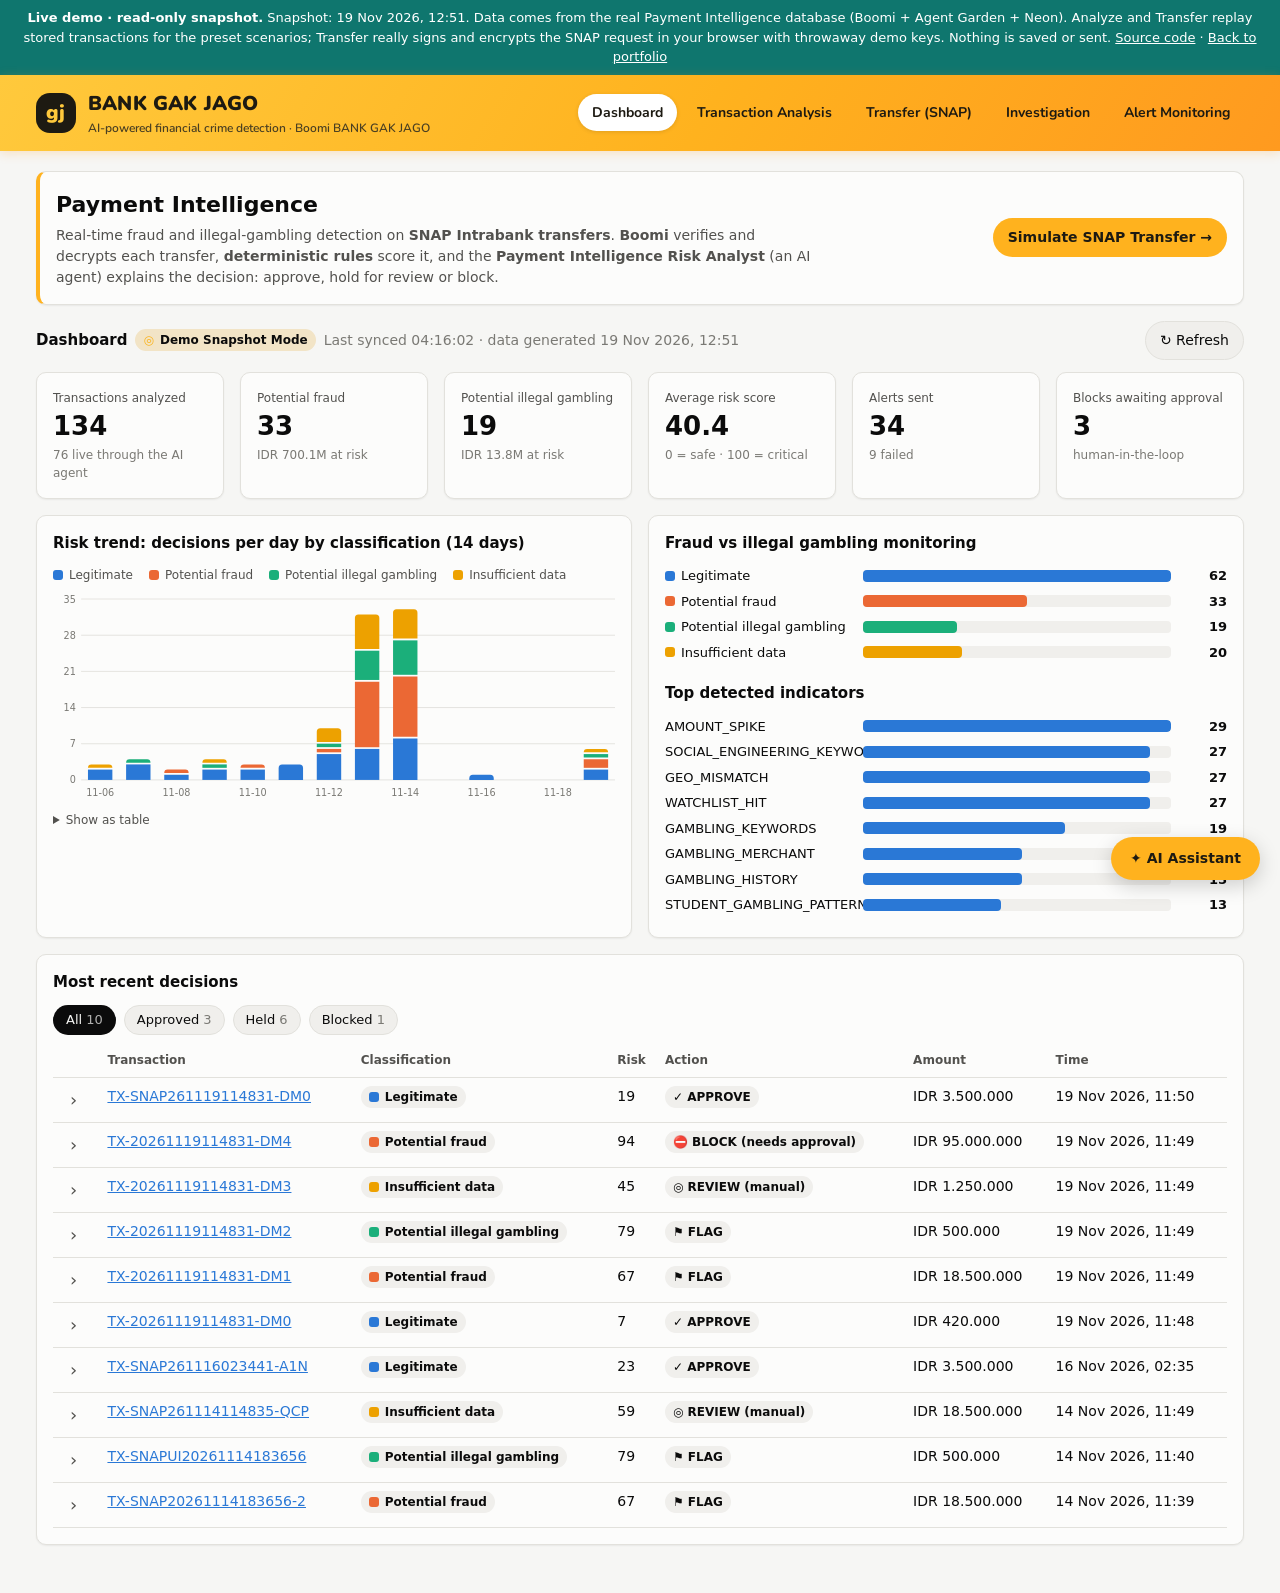
<file: payment-intelligence/index.html>
<!doctype html>
<html lang="en">
<head>
<meta charset="utf-8"><meta name="viewport" content="width=device-width, initial-scale=1">
<title>Payment Intelligence Dashboard</title>
<link rel="stylesheet" href="styles.css">
</head>
<body>
<main>
  <section class="card hero" aria-labelledby="hero-title">
    <div>
      <h1 id="hero-title">Payment Intelligence</h1>
      <p>Real-time fraud and illegal-gambling detection on <b>SNAP Intrabank transfers</b>. <b>Boomi</b> verifies and decrypts each transfer, <b>deterministic rules</b> score it, and the <b>Payment Intelligence Risk Analyst</b> (an AI agent) explains the decision: approve, hold for review or block.</p>
    </div>
    <a class="button primary" href="transfer.html">Simulate SNAP Transfer →</a>
  </section>
  <div class="row status-bar">
    <h2 style="margin:0">Dashboard</h2>
    <span id="mode"></span>
    <span id="gen" class="muted"></span>
    <button type="button" id="refresh">↻ Refresh</button>
  </div>
  <div id="err"></div>
  <section class="grid kpis" id="kpis" aria-label="Key figures"></section>
  <div class="grid two" style="margin-top:16px">
    <section class="card">
      <h2>Risk trend: decisions per day by classification (14 days)</h2>
      <div class="legend" id="legend"></div>
      <div class="chart" id="trend"></div>
      <details class="table-view"><summary>Show as table</summary><div class="table-wrap" id="trend-table"></div></details>
    </section>
    <section class="card">
      <h2>Fraud vs illegal gambling monitoring</h2>
      <div id="classes"></div>
      <h2 style="margin-top:20px">Top detected indicators</h2>
      <div id="indicators"></div>
    </section>
  </div>
  <section class="card" style="margin-top:16px">
    <h2>Most recent decisions</h2>
    <div class="row pills" id="filters" role="group" aria-label="Filter decisions"></div>
    <div id="hl"></div>
    <div class="table-wrap" id="recent"></div>
  </section>
</main>
<script src="demo.js"></script>
<script src="app.js"></script>
<script>
const { h, CLASSES } = PI;
PI.nav("index.html");
const ORDER = ["LEGITIMATE", "POTENTIAL_FRAUD", "POTENTIAL_ILLEGAL_GAMBLING", "INSUFFICIENT_DATA"];

function kpi(label, value, hint) {
  return h("div", { class: "card kpi" }, h("div", { class: "label" }, label), h("div", { class: "value" }, value), hint ? h("div", { class: "hint" }, hint) : null);
}

function trendChart(rows) {
  const W = 640, H = 240, L = 32, B = 26, T = 8, gap = 2;
  const max = Math.max(1, ...rows.map((r) => ORDER.reduce((s, k) => s + (r[k] || 0), 0)));
  const nice = Math.ceil(max / 5) * 5;
  const bw = (W - L) / rows.length;
  const y = (v) => T + (H - T - B) * (1 - v / nice);
  const ns = "http://www.w3.org/2000/svg";
  const el = (tag, a) => { const e = document.createElementNS(ns, tag); for (const k in a) e.setAttribute(k, a[k]); return e; };
  const svg = el("svg", { viewBox: `0 0 ${W} ${H}`, role: "img", "aria-label": "Stacked bar chart of daily decisions by classification" });
  for (let i = 0; i <= 5; i++) {
    const v = (nice / 5) * i, yy = y(v);
    svg.append(el("line", { x1: L, x2: W, y1: yy, y2: yy, class: "grid-line" }));
    const t = el("text", { x: L - 6, y: yy + 4, "text-anchor": "end" }); t.textContent = v; svg.append(t);
  }
  const wrap = document.getElementById("trend");
  const tip = h("div", { class: "tooltip", hidden: true });
  rows.forEach((r, i) => {
    const x = L + i * bw + bw * 0.18, w = bw * 0.64;
    let acc = 0;
    const segs = ORDER.filter((k) => r[k] > 0);
    segs.forEach((k, j) => {
      const y0 = y(acc), y1 = y(acc + r[k]);
      acc += r[k];
      const top = j === segs.length - 1;
      const hgt = Math.max(0, y0 - y1 - (j > 0 ? gap : 0));
      // rounded data-end on the top segment only, anchored square at the baseline
      const rx = top ? Math.min(4, w / 2, hgt) : 0;
      const yTop = y1, yBot = y1 + hgt;
      const d = rx ? `M${x},${yBot} V${yTop + rx} Q${x},${yTop} ${x + rx},${yTop} H${x + w - rx} Q${x + w},${yTop} ${x + w},${yTop + rx} V${yBot} Z`
                   : `M${x},${yBot} V${yTop} H${x + w} V${yBot} Z`;
      svg.append(el("path", { d, style: `fill:${CLASSES[k].color}` }));
    });
    if (i % 2 === 0 || rows.length <= 7) {
      const t = el("text", { x: x + w / 2, y: H - 8, "text-anchor": "middle" }); t.textContent = r.day.slice(5); svg.append(t);
    }
    const hit = el("rect", { x: L + i * bw, y: T, width: bw, height: H - T - B, fill: "transparent", tabindex: 0,
                             "aria-label": `${r.day}: ` + ORDER.map((k) => `${CLASSES[k].label} ${r[k] || 0}`).join(", ") });
    const show = (ev) => {
      tip.replaceChildren(h("strong", {}, r.day),
        ...ORDER.map((k) => h("div", { class: "t-row" }, h("span", { class: "row", style: "gap:6px" }, h("span", { class: "swatch", style: `background:${CLASSES[k].color}` }), CLASSES[k].label), h("b", {}, r[k] || 0))),
        h("div", { class: "t-row muted" }, "Avg risk score", h("span", {}, r.avg_risk ?? "–")));
      tip.hidden = false;
      const box = wrap.getBoundingClientRect(), px = (x + w / 2) / W * box.width;
      tip.style.left = Math.min(Math.max(0, px - 90), box.width - 190) + "px";
      tip.style.top = "0px";
    };
    hit.addEventListener("mouseenter", show); hit.addEventListener("focus", show);
    hit.addEventListener("mouseleave", () => tip.hidden = true); hit.addEventListener("blur", () => tip.hidden = true);
    svg.append(hit);
  });
  wrap.replaceChildren(svg, tip);
  document.getElementById("legend").replaceChildren(...ORDER.map((k) => h("span", {}, h("span", { class: "swatch", style: `background:${CLASSES[k].color}` }), CLASSES[k].label)));
  document.getElementById("trend-table").replaceChildren(h("table", {},
    h("thead", {}, h("tr", {}, h("th", {}, "Day"), ORDER.map((k) => h("th", {}, CLASSES[k].label)), h("th", {}, "Avg risk"))),
    h("tbody", {}, rows.map((r) => h("tr", {}, h("td", {}, r.day), ORDER.map((k) => h("td", {}, r[k] || 0)), h("td", {}, r.avg_risk ?? "–"))))));
}

function hbars(target, items) {
  const max = Math.max(1, ...items.map((i) => i.value));
  document.getElementById(target).replaceChildren(...items.map((i) =>
    h("div", { class: "hbar" }, h("span", { class: "row", style: "gap:6px" }, i.color ? h("span", { class: "swatch", style: `background:${i.color}` }) : null, i.label),
      h("div", { class: "track", title: `${i.label}: ${i.value}` }, h("div", { class: "fill", style: `width:${(i.value / max) * 100}%;background:${i.color || "var(--c-legit)"}` })),
      h("b", { style: "text-align:right" }, i.value))));
}

// Decision filter: SNAP outcome groups over the stored recommended action.
const GROUPS = { All: null, Approved: ["APPROVE"], Held: ["REVIEW", "FLAG"], Blocked: ["BLOCK"] };
let filter = "All", recent = [];
const highlight = new URLSearchParams(location.search).get("highlight");
const $ = (id) => document.getElementById(id);

function skeletons() {
  $("kpis").replaceChildren(...Array.from({ length: 6 }, () => h("div", { class: "card kpi" }, PI.skeleton(3, "line"))));
  $("trend").replaceChildren(PI.skeleton(1, "block"));
  $("classes").replaceChildren(PI.skeleton(4, "line"));
  $("indicators").replaceChildren(PI.skeleton(4, "line"));
  $("recent").replaceChildren(PI.skeleton(5, "row-line"));
}

// Risk breakdown for one decision, loaded on first expand from the investigation query.
const details = {};
function breakdown(inv) {
  if (!inv.ok) return PI.errorBox("Could not load details: " + (inv.error || "unknown error"));
  const dec = (inv.decisions || [])[0] || {}, n = (inv.notifications || [])[0];
  return h("div", { class: "grid two breakdown" },
    h("div", {}, h("h3", {}, "Deterministic rules"),
      h("dl", { class: "kv" },
        h("dt", {}, "Rule score"), h("dd", {}, dec.rule_score ?? "–"),
        h("dt", {}, "Rule override"), h("dd", {}, dec.rule_override ? "Yes: rules overrode the AI verdict" : "No"),
        h("dt", {}, "Final"), h("dd", {}, PI.classBadge(dec.final_classification), " · score ", dec.final_risk_score ?? "–")),
      h("h3", {}, "Triggered indicators"), (dec.detected_indicators || []).length ? PI.chips(dec.detected_indicators) : h("p", { class: "muted" }, "None"),
      h("h3", {}, "Alert"), h("p", {}, n ? [PI.statusBadge(n.status), " ", n.channel || ""] : "Not required"),
      dec.requires_human_approval ? h("p", {}, PI.statusBadge(dec.approval_status), " human approval") : null),
    h("div", {}, h("h3", {}, "Payment Intelligence Risk Analyst (AI agent)"),
      h("dl", { class: "kv" },
        h("dt", {}, "AI verdict"), h("dd", {}, dec.ai_classification ? [PI.classBadge(dec.ai_classification), ` · score ${dec.ai_risk_score ?? "–"} · ${dec.ai_recommended_action || "–"}`] : "–"),
        h("dt", {}, "Confidence"), h("dd", {}, dec.ai_confidence == null ? "–" : Math.round(dec.ai_confidence * 100) + "%"),
        h("dt", {}, "Agent status"), h("dd", {}, dec.agent_status || "–")),
      h("p", {}, dec.ai_explanation || dec.explanation || "No AI reasoning stored for this decision."),
      h("a", { href: "investigation.html?tx=" + encodeURIComponent(inv.transaction?.transaction_id || dec.transaction_id || "") }, "Open investigation →")));
}

function toggleRow(tr, r) {
  const open = tr.getAttribute("aria-expanded") === "true";
  tr.setAttribute("aria-expanded", String(!open));
  tr.querySelector(".expander").setAttribute("aria-expanded", String(!open));
  if (open) return tr.nextElementSibling?.classList.contains("detail") && tr.nextElementSibling.remove();
  const cell = h("td", { colspan: 7 }, PI.skeleton(3, "line"));
  tr.after(h("tr", { class: "detail" }, cell));
  (details[r.transaction_id] ||= PI.query("investigation", { transaction_id: r.transaction_id }).catch((e) => ({ ok: false, error: e.message })))
    .then((inv) => cell.replaceChildren(breakdown(inv)));
}

function renderRecent() {
  const groups = Object.keys(GROUPS);
  $("filters").replaceChildren(...groups.map((g) => h("button", { type: "button", "aria-pressed": String(g === filter), onclick: () => { filter = g; renderRecent(); } },
    g, h("span", { class: "muted" }, " " + recent.filter((r) => !GROUPS[g] || GROUPS[g].includes(r.action)).length))));
  const rows = recent.filter((r) => !GROUPS[filter] || GROUPS[filter].includes(r.action));
  $("recent").replaceChildren(h("table", {},
    h("thead", {}, h("tr", {}, ["", "Transaction", "Classification", "Risk", "Action", "Amount", "Time"].map((x) => h("th", {}, x)))),
    h("tbody", {}, rows.length ? rows.map((r) => {
      const tr = h("tr", { class: "expandable" + (r.transaction_id === highlight ? " highlight" : ""), "aria-expanded": "false" });
      const btn = h("button", { type: "button", class: "ghost expander", "aria-label": "Show risk breakdown for " + r.transaction_id }, "›");
      tr.addEventListener("click", (e) => { if (!e.target.closest("a")) toggleRow(tr, r); });
      tr.append(h("td", {}, btn),
        h("td", {}, h("a", { href: "investigation.html?tx=" + encodeURIComponent(r.transaction_id) }, r.transaction_id), r.live ? null : h("span", { class: "muted" }, " (seed)")),
        h("td", {}, PI.classBadge(r.classification)), h("td", {}, r.risk_score), h("td", {}, PI.actionBadge(r.action)),
        h("td", {}, PI.idr(r.amount)), h("td", {}, PI.when(r.created_at)));
      return tr;
    }) : h("tr", {}, h("td", { colspan: 7, class: "muted" }, "No decisions in this group.")))));
}

function showHighlight() {
  if (!highlight) return;
  const tr = $("recent").querySelector("tr.highlight");
  if (tr) { tr.scrollIntoView({ block: "center" }); if (tr.getAttribute("aria-expanded") !== "true") tr.click(); return $("hl").replaceChildren(); }
  $("hl").replaceChildren(h("div", { class: "notice", style: "margin-bottom:8px" }, `Transaction ${highlight} is not among the most recent decisions${PI.mode() === "demo" ? " in the demo snapshot" : ""}. `,
    h("a", { href: "investigation.html?tx=" + encodeURIComponent(highlight) }, "Open its investigation →")));
}

async function load() {
  const btn = $("refresh");
  btn.disabled = true; btn.textContent = "Syncing…";
  const d = await PI.query("dashboard").catch((e) => ({ ok: false, error: e.message }));
  btn.disabled = false; btn.textContent = "↻ Refresh";
  $("mode").replaceChildren(PI.modeBadge());
  if (!d.ok) return $("err").replaceChildren(PI.errorBox("Could not load dashboard: " + (d.error || "unknown error")));
  $("err").replaceChildren();
  const t = d.totals, c = d.by_classification || {};
  $("gen").textContent = `Last synced ${new Date().toLocaleTimeString("en-GB")} · data generated ${PI.when(d.generated_at)}`;
  document.getElementById("kpis").replaceChildren(
    kpi("Transactions analyzed", t.analyzed, `${t.analyzed_live} live through the AI agent`),
    kpi("Potential fraud", c.POTENTIAL_FRAUD || 0, PI.compactIdr(d.amount_at_risk_idr.fraud) + " at risk"),
    kpi("Potential illegal gambling", c.POTENTIAL_ILLEGAL_GAMBLING || 0, PI.compactIdr(d.amount_at_risk_idr.gambling) + " at risk"),
    kpi("Average risk score", t.avg_risk_score ?? "–", "0 = safe · 100 = critical"),
    kpi("Alerts sent", t.alerts_sent, `${t.alerts_failed} failed`),
    kpi("Blocks awaiting approval", t.pending_approvals, "human-in-the-loop"));
  trendChart(d.trend_14d || []);
  hbars("classes", ORDER.map((k) => ({ label: CLASSES[k].label, value: c[k] || 0, color: CLASSES[k].color })));
  hbars("indicators", (d.top_indicators || []).map((i) => ({ label: i.code, value: i.count })));
  recent = d.recent || [];
  renderRecent();
  showHighlight();
}
$("refresh").addEventListener("click", load);
skeletons();
load();
</script>
</body>
</html>
</file>
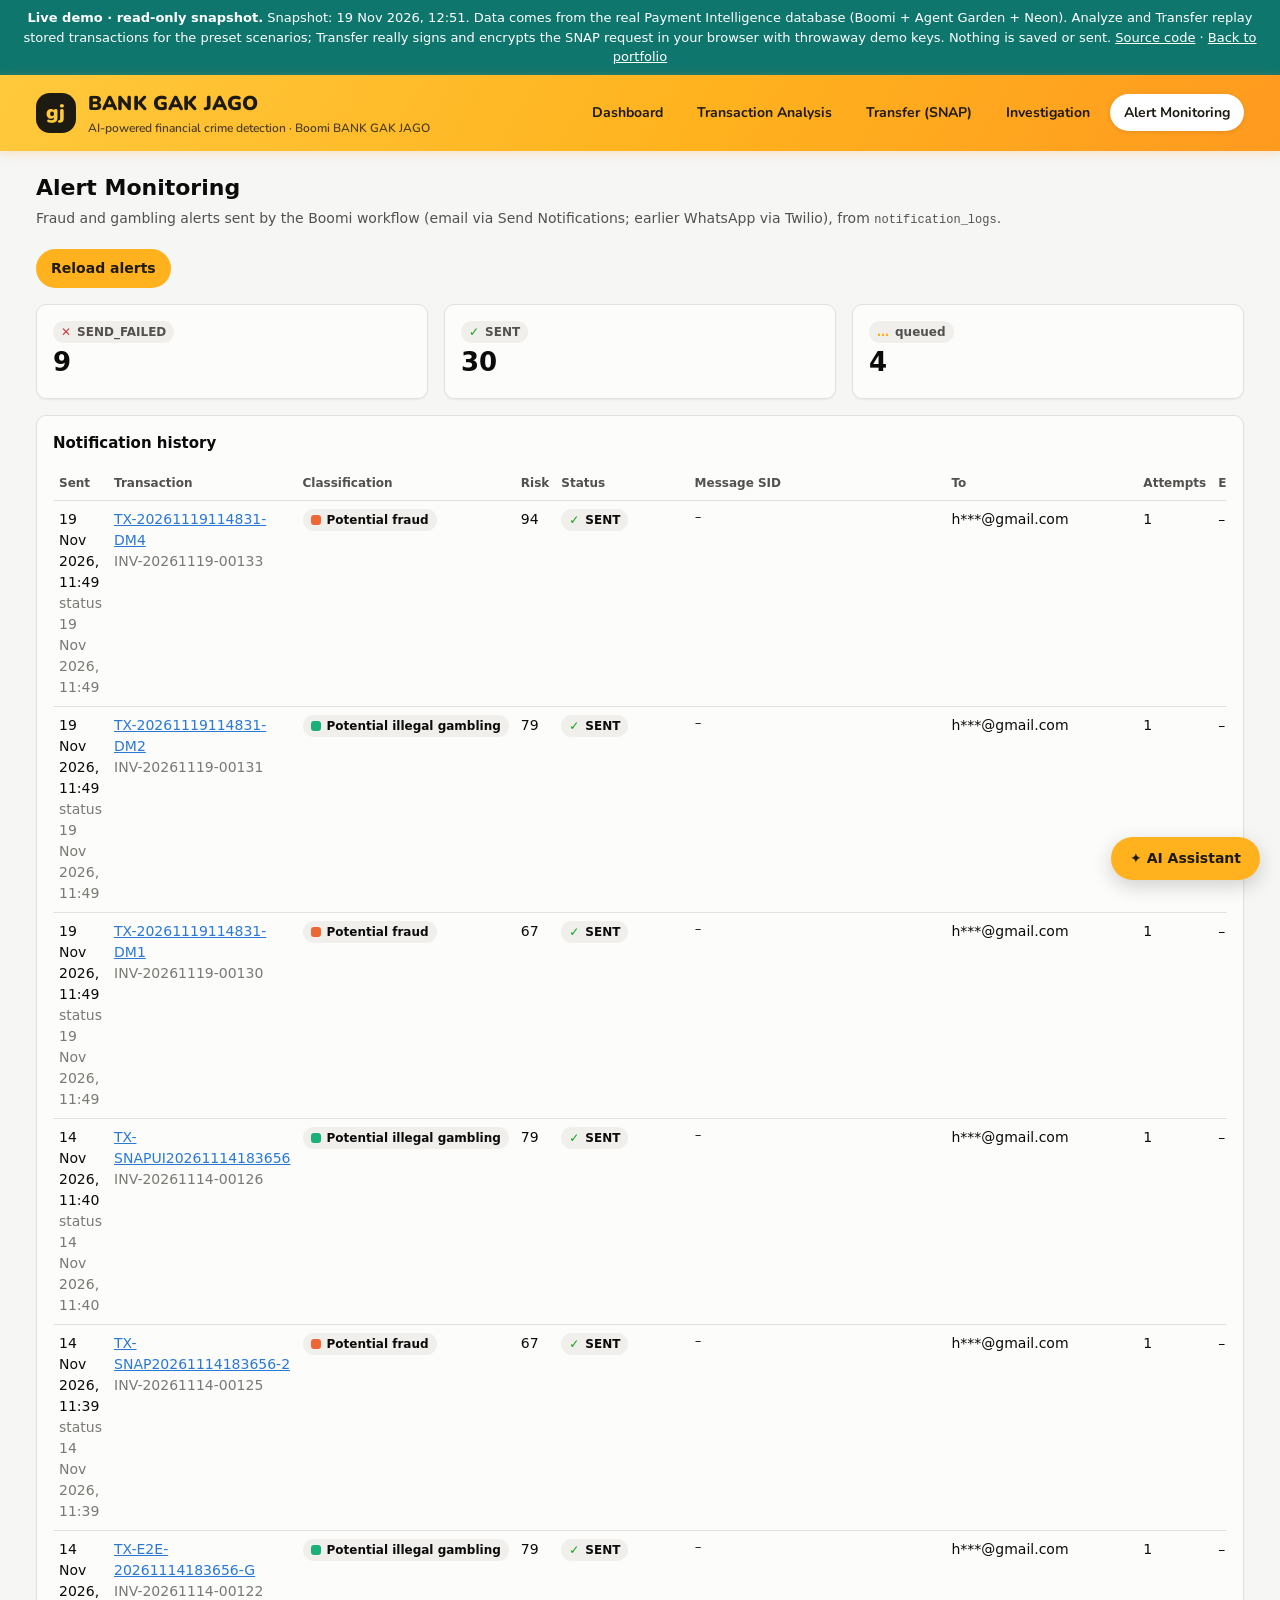
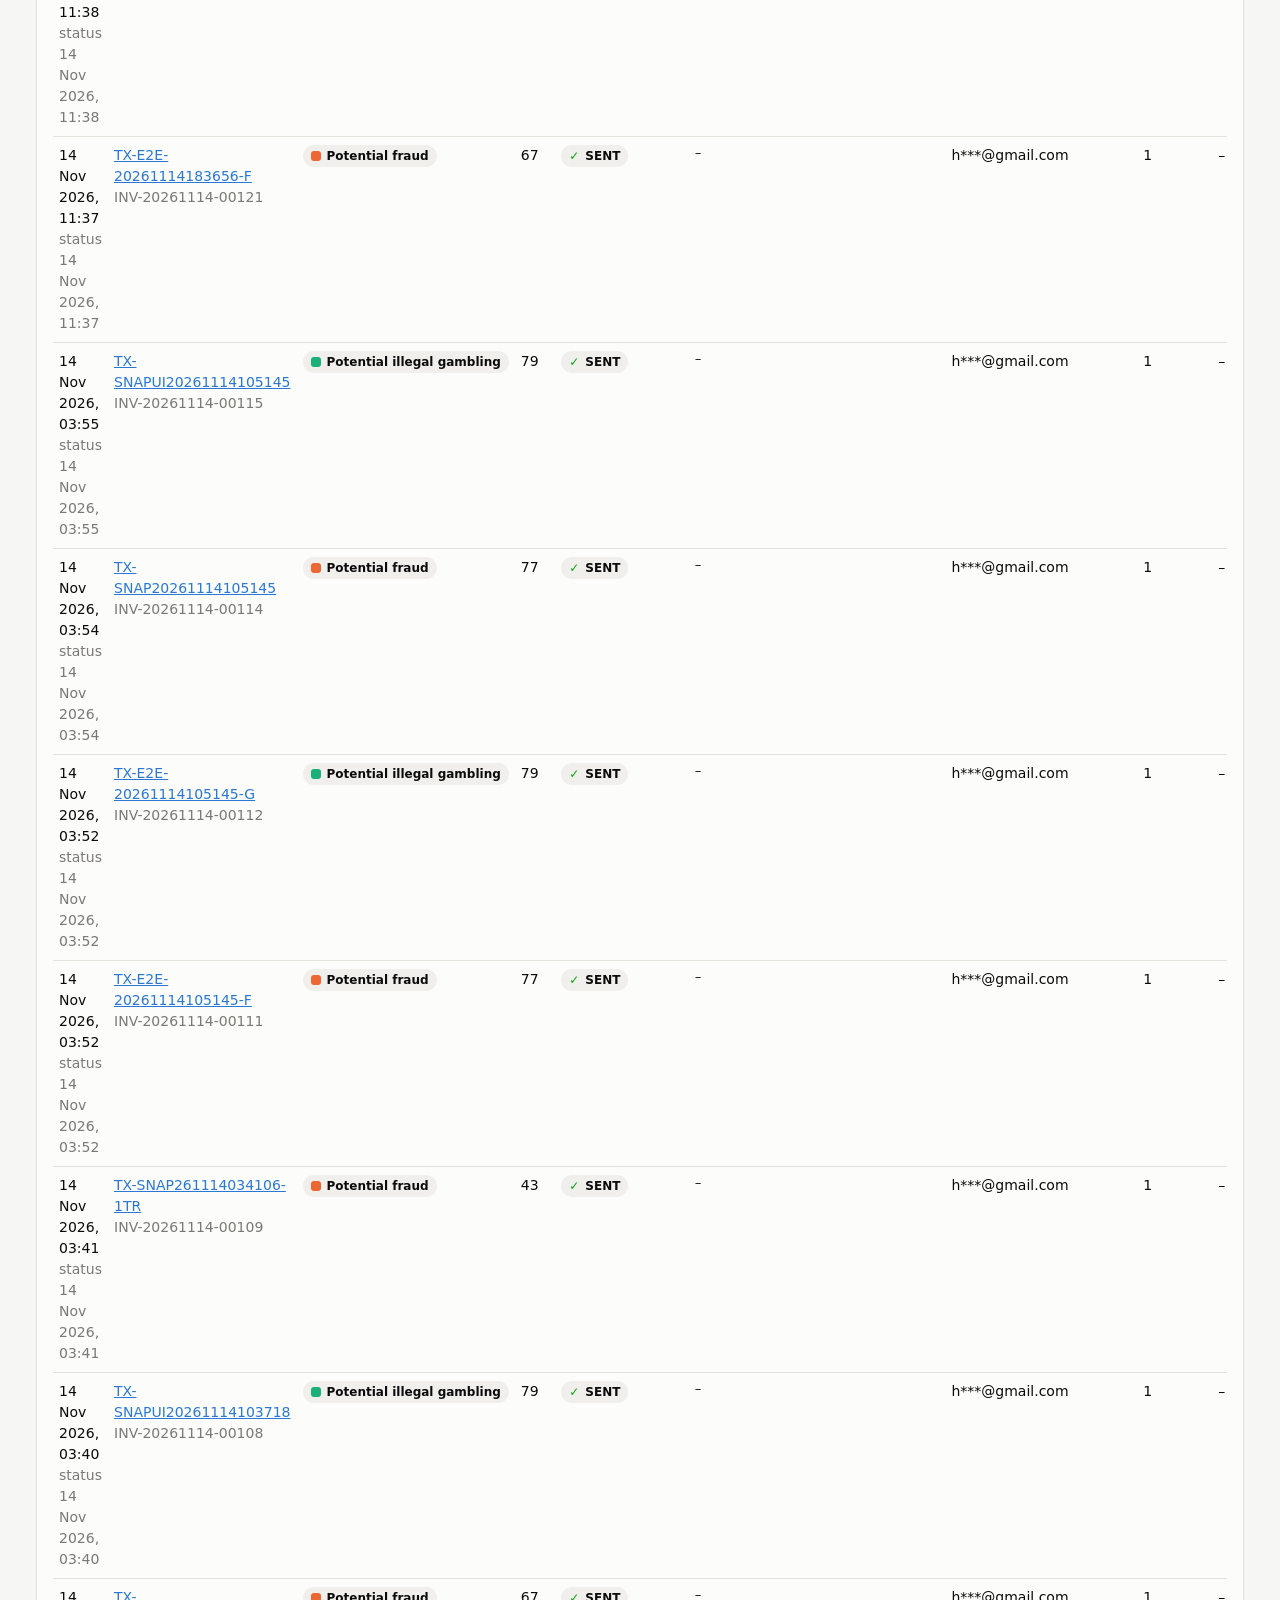
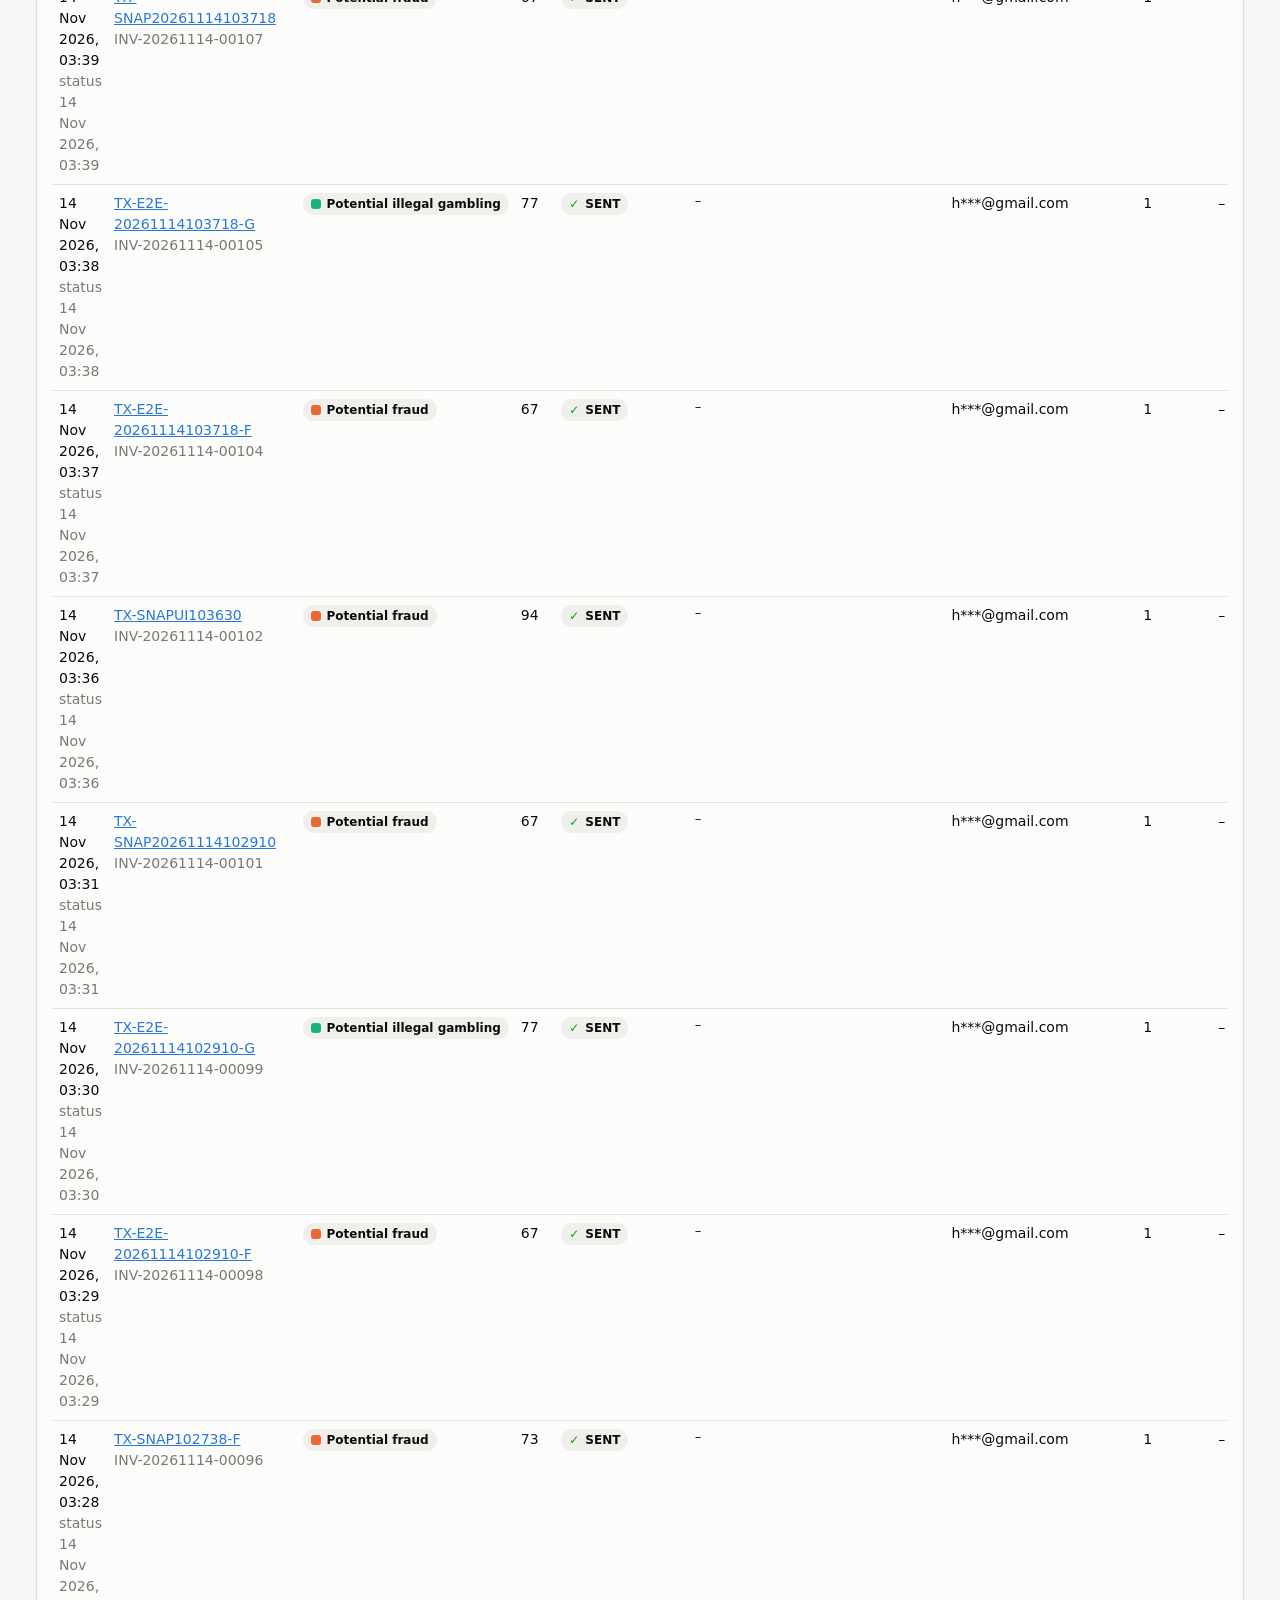
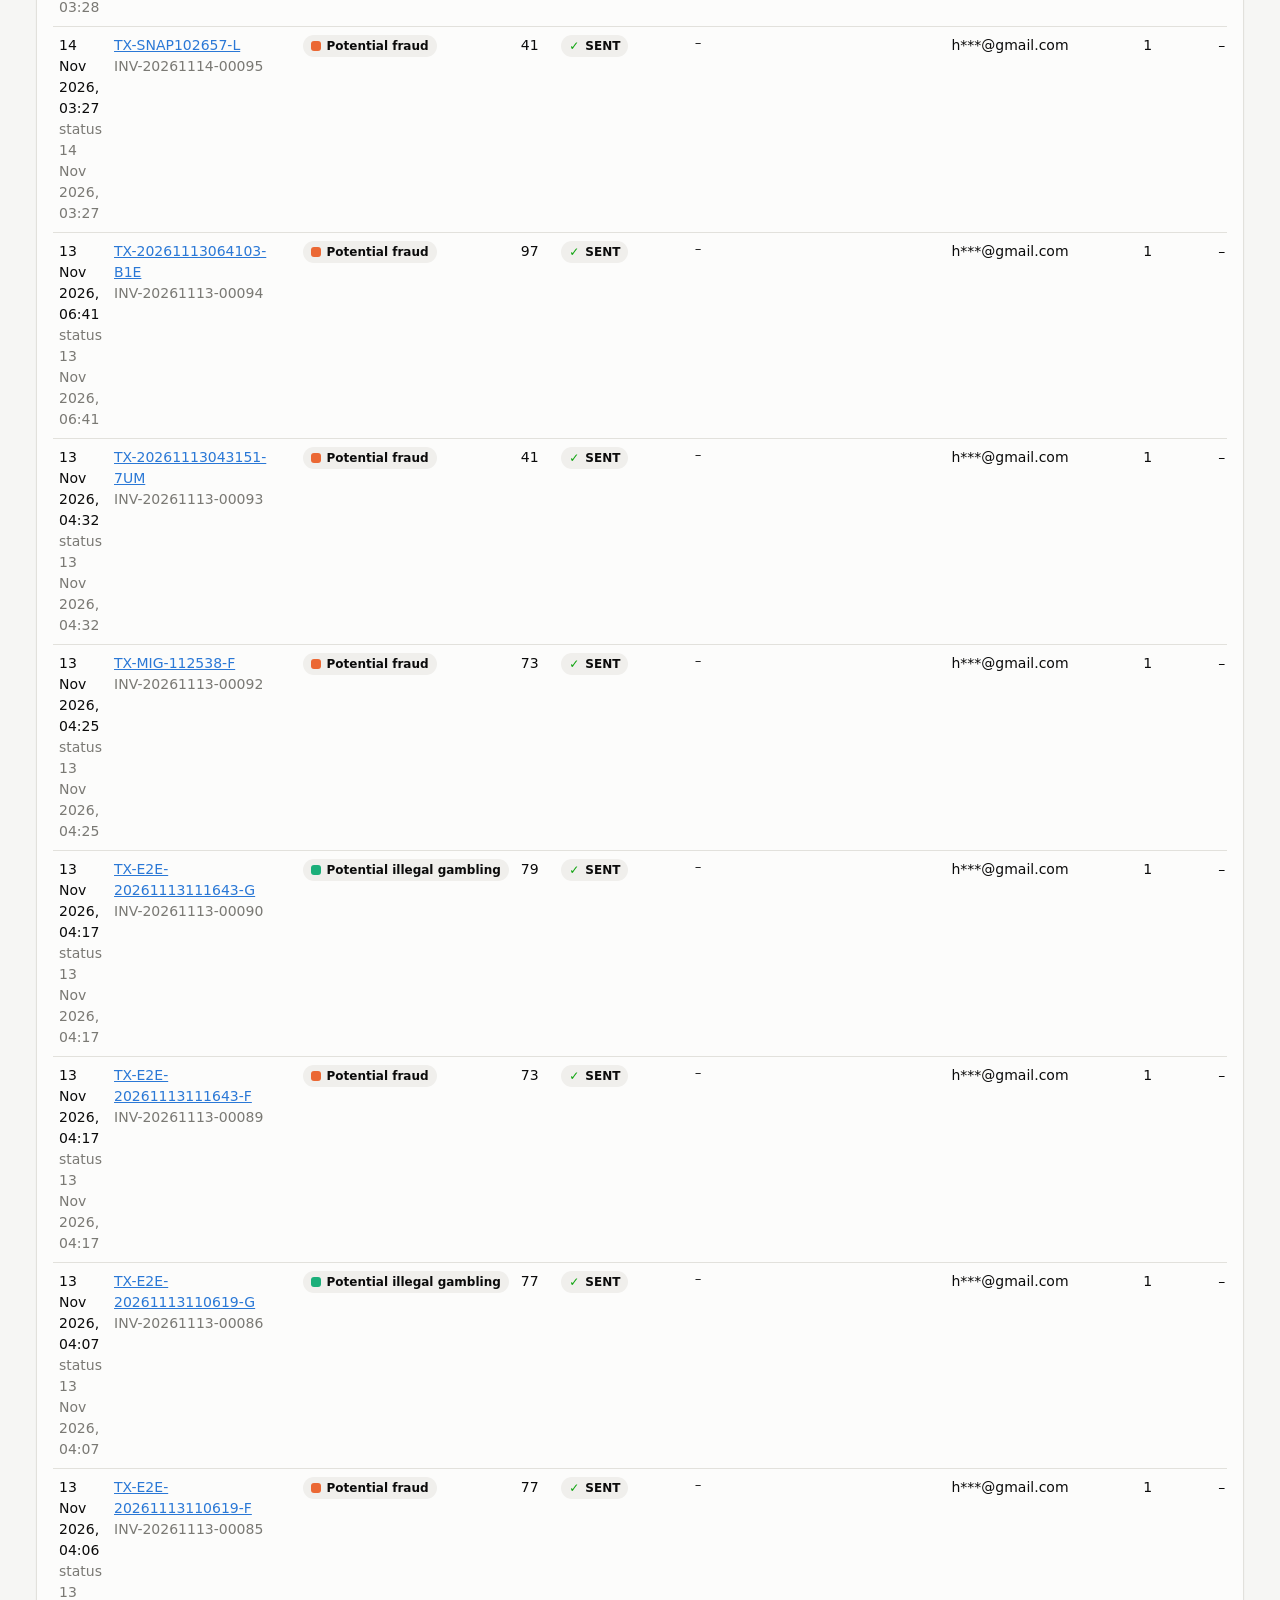
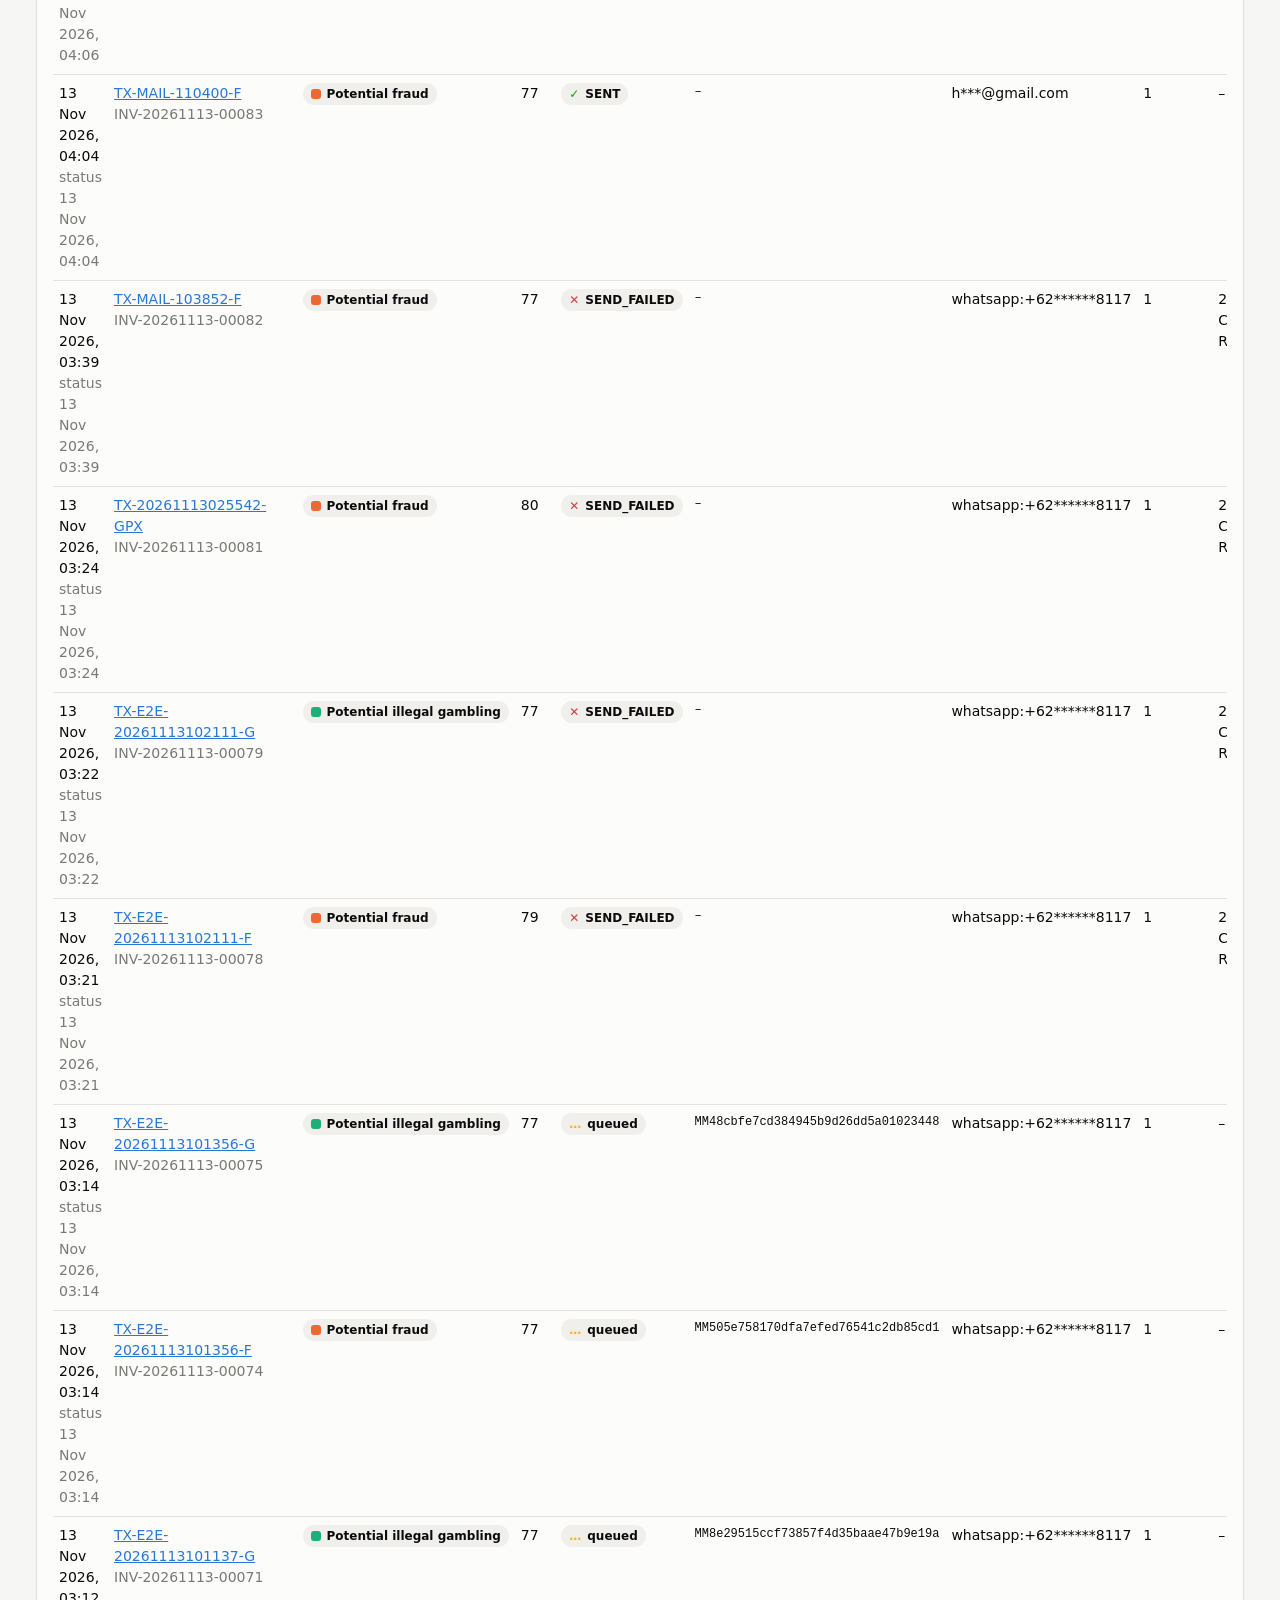
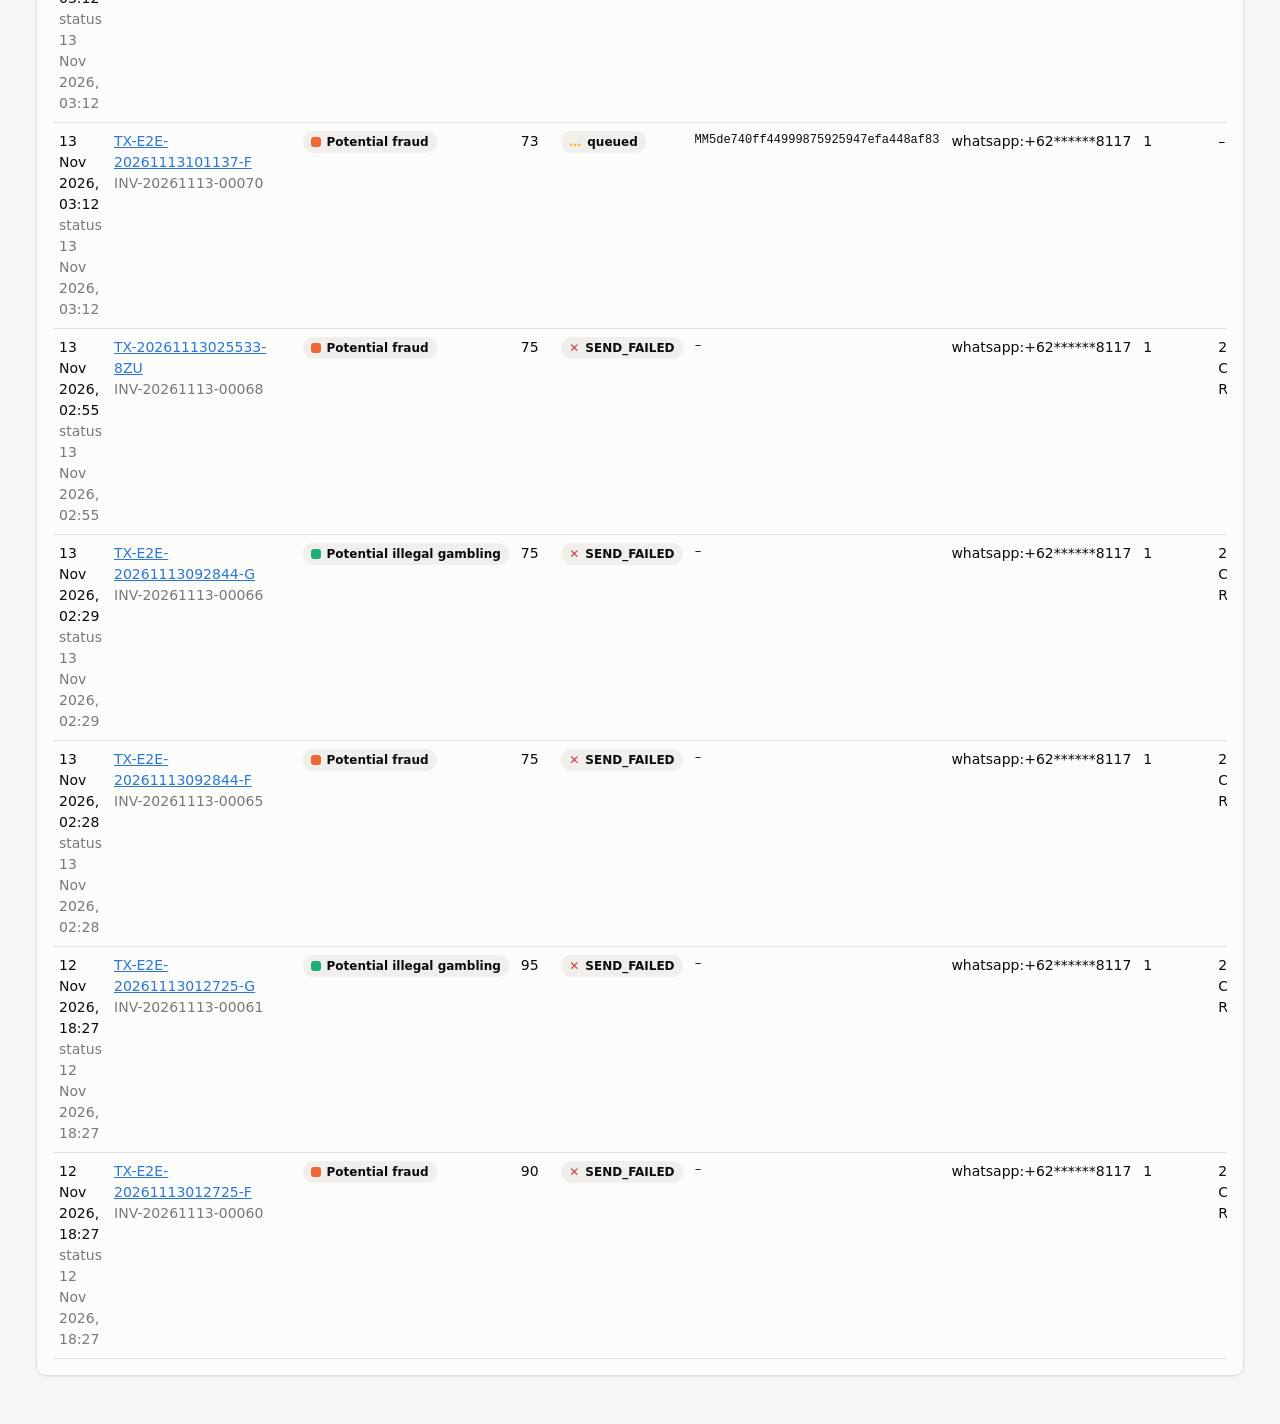
<file: payment-intelligence/alerts.html>
<!doctype html>
<html lang="en">
<head>
<meta charset="utf-8"><meta name="viewport" content="width=device-width, initial-scale=1">
<title>Alert Monitoring</title>
<link rel="stylesheet" href="styles.css">
</head>
<body>
<main>
  <h1>Alert Monitoring</h1>
  <p class="sub">Fraud and gambling alerts sent by the Boomi workflow (email via Send Notifications; earlier WhatsApp via Twilio), from <span class="mono">notification_logs</span>.</p>
  <div class="row" style="margin-bottom:16px">
    <button class="primary" id="refresh">Reload alerts</button>
    <span id="msg" class="muted"></span>
  </div>
  <section class="grid kpis" id="stats" aria-label="Delivery status counts"></section>
  <section class="card" style="margin-top:16px">
    <h2>Notification history</h2>
    <div class="table-wrap" id="list"></div>
  </section>
</main>
<script src="demo.js"></script>
<script src="app.js"></script>
<script>
const { h } = PI;
PI.nav("alerts.html");
async function load() {
  const d = await PI.query("alerts");
  if (!d.ok) return document.getElementById("list").replaceChildren(PI.errorBox(d.error || "Could not load alerts"));
  const stats = Object.entries(d.stats || {});
  document.getElementById("stats").replaceChildren(...(stats.length ? stats : [["none yet", 0]]).map(([s, c]) =>
    h("div", { class: "card kpi" }, h("div", { class: "label" }, PI.statusBadge(s)), h("div", { class: "value" }, c))));
  document.getElementById("list").replaceChildren(d.items.length ? h("table", {},
    h("thead", {}, h("tr", {}, ["Sent", "Transaction", "Classification", "Risk", "Status", "Message SID", "To", "Attempts", "Error", "Message"].map((x) => h("th", {}, x)))),
    h("tbody", {}, d.items.map((n) => h("tr", {},
      h("td", {}, PI.when(n.sent_at), h("div", { class: "muted" }, "status " + PI.when(n.status_updated_at))),
      h("td", {}, h("a", { href: "investigation.html?tx=" + encodeURIComponent(n.transaction_id) }, n.transaction_id), h("div", { class: "muted" }, n.investigation_ref)),
      h("td", {}, PI.classBadge(n.classification)), h("td", {}, n.risk_score ?? "–"), h("td", {}, PI.statusBadge(n.status)),
      h("td", { class: "mono" }, n.message_sid || "–"), h("td", {}, n.recipient || "–"), h("td", {}, n.attempts),
      h("td", {}, n.error_message ? `${n.error_code || ""} ${n.error_message}` : "–"),
      h("td", {}, h("details", {}, h("summary", {}, "view"), h("pre", { style: "white-space:pre-wrap;margin:4px 0;font-size:12px" }, n.body || "")))))))
    : h("p", { class: "muted" }, "No alerts yet. Analyze a fraud or gambling scenario to send one."));
}
document.getElementById("refresh").addEventListener("click", async (e) => {
  // Email alerts have no delivery callback; the Twilio status poller (PI API - Refresh Alert Status) is no longer deployed.
  e.target.disabled = true; await load(); document.getElementById("msg").textContent = "Reloaded.";
  e.target.disabled = false;
});
load();
</script>
</body>
</html>
</file>
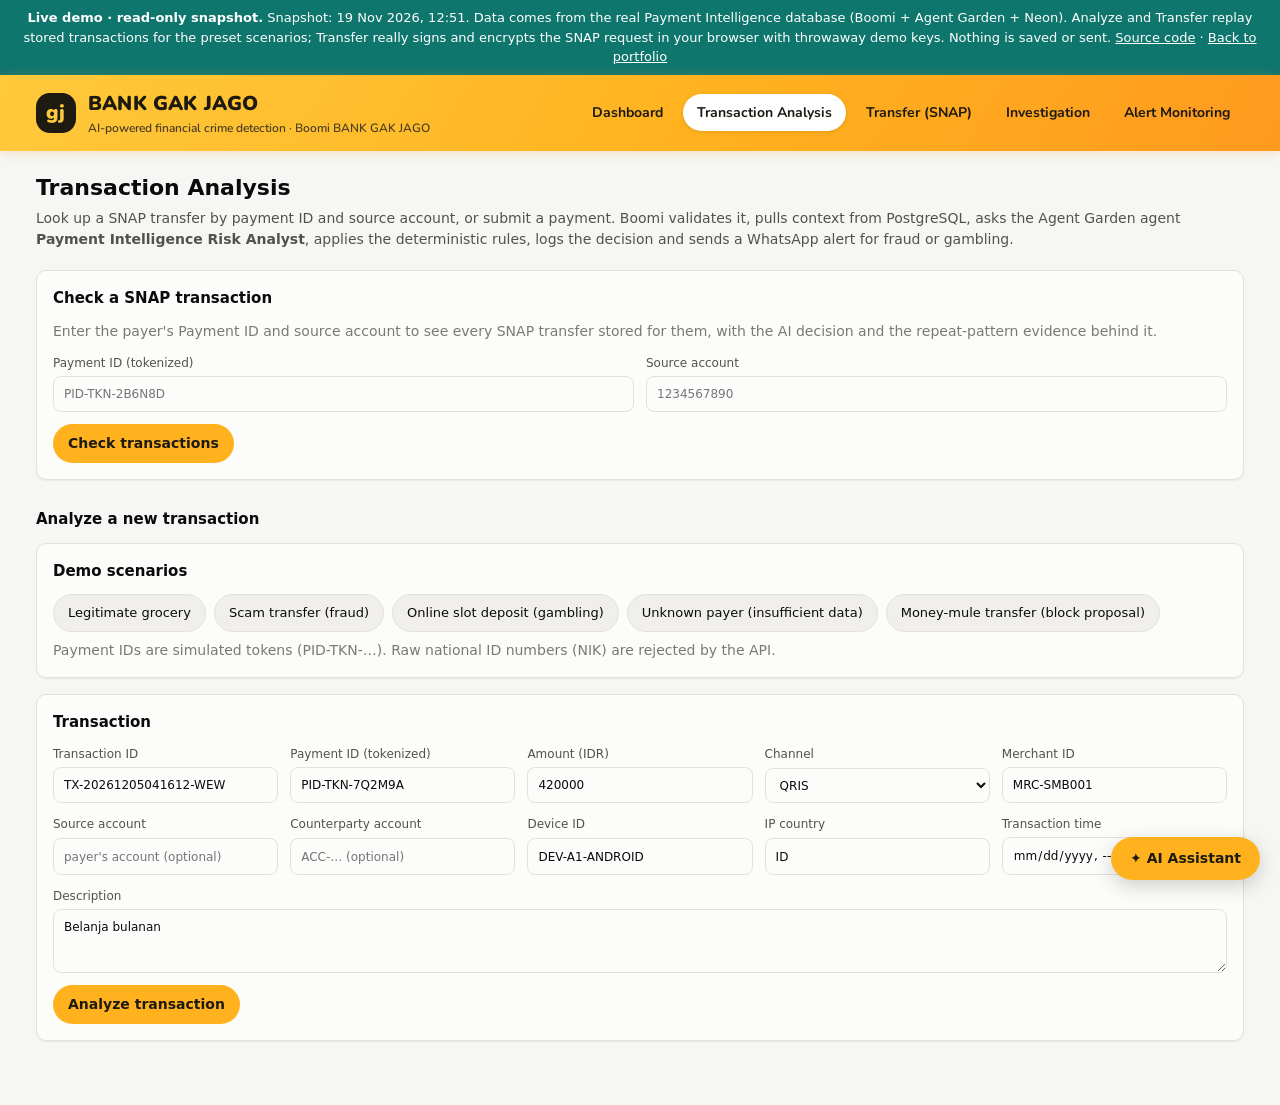
<file: payment-intelligence/analyze.html>
<!doctype html>
<html lang="en">
<head>
<meta charset="utf-8"><meta name="viewport" content="width=device-width, initial-scale=1">
<title>Transaction Analysis</title>
<link rel="stylesheet" href="styles.css">
</head>
<body>
<main>
  <h1>Transaction Analysis</h1>
  <p class="sub">Look up a SNAP transfer by payment ID and source account, or submit a payment. Boomi validates it, pulls context from PostgreSQL, asks the Agent Garden agent <b>Payment Intelligence Risk Analyst</b>, applies the deterministic rules, logs the decision and sends a WhatsApp alert for fraud or gambling.</p>
  <form class="card" id="lookup">
    <h2>Check a SNAP transaction</h2>
    <p class="muted" style="margin:0 0 12px">Enter the payer's Payment ID and source account to see every SNAP transfer stored for them, with the AI decision and the repeat-pattern evidence behind it.</p>
    <div class="fields">
      <label>Payment ID (tokenized) <input name="payment_id" required placeholder="PID-TKN-2B6N8D"></label>
      <label>Source account <input name="source_account" required maxlength="40" placeholder="1234567890"></label>
    </div>
    <div class="row" style="margin-top:12px">
      <button class="primary" type="submit" id="lookupBtn">Check transactions</button>
      <span id="lookupBusy" class="muted" hidden><span class="spinner"></span> Loading…</span>
    </div>
  </form>
  <section id="lookupResult" style="margin-top:16px"></section>

  <h2 style="margin-top:28px">Analyze a new transaction</h2>
  <section class="card">
    <h2>Demo scenarios</h2>
    <div class="row presets" id="presets"></div>
    <p class="muted" style="margin:8px 0 0">Payment IDs are simulated tokens (PID-TKN-…). Raw national ID numbers (NIK) are rejected by the API.</p>
  </section>
  <form class="card" id="form" style="margin-top:16px">
    <h2>Transaction</h2>
    <div class="fields">
      <label>Transaction ID <input name="transaction_id" required pattern="TX-[A-Z0-9\-]{4,40}"></label>
      <label>Payment ID (tokenized) <input name="payment_id" required placeholder="PID-TKN-7Q2M9A"></label>
      <label>Amount (IDR) <input name="amount" type="number" min="1" step="1" required></label>
      <label>Channel
        <select name="channel"><option>BANK_TRANSFER</option><option>QRIS</option><option>EWALLET</option><option>CARD</option><option>VIRTUAL_ACCOUNT</option></select></label>
      <label>Merchant ID <input name="merchant_id" placeholder="MRC-SMB001 (optional)"></label>
      <label>Source account <input name="source_account" placeholder="payer's account (optional)"></label>
      <label>Counterparty account <input name="counterparty_account" placeholder="ACC-… (optional)"></label>
      <label>Device ID <input name="device_id" placeholder="optional"></label>
      <label>IP country <input name="ip_country" maxlength="2" placeholder="ID"></label>
      <label>Transaction time <input name="transaction_time" type="datetime-local"></label>
    </div>
    <label style="margin-top:12px">Description <textarea name="description" maxlength="280"></textarea></label>
    <div class="row" style="margin-top:12px">
      <button class="primary" type="submit" id="submit">Analyze transaction</button>
      <span id="busy" class="muted" hidden><span class="spinner"></span> Running Boomi workflow + AI agent (usually 10–40 s)…</span>
    </div>
  </form>
  <section id="result" style="margin-top:16px"></section>
</main>
<script src="demo.js"></script>
<script src="app.js"></script>
<script>
const { h } = PI;
PI.nav("analyze.html");
const newId = () => "TX-" + new Date().toISOString().replace(/\D/g, "").slice(0, 14) + "-" + Math.random().toString(36).slice(2, 5).toUpperCase();
const SCENARIOS = {
  "Legitimate grocery": { payment_id: "PID-TKN-7Q2M9A", amount: 420000, channel: "QRIS", merchant_id: "MRC-SMB001", device_id: "DEV-A1-ANDROID", ip_country: "ID", description: "Belanja bulanan" },
  "Scam transfer (fraud)": { payment_id: "PID-TKN-2B6N8D", amount: 18500000, channel: "BANK_TRANSFER", counterparty_account: "ACC-SCAM-0099", device_id: "DEV-NEW-9931", ip_country: "KH", description: "Transfer segera untuk verifikasi hadiah undian" },
  "Online slot deposit (gambling)": { payment_id: "PID-TKN-9X3L5C", amount: 500000, channel: "EWALLET", merchant_id: "MRC-GCR088", device_id: "DEV-C3-ANDROID", ip_country: "ID", description: "depo slot gacor maxwin" },
  "Unknown payer (insufficient data)": { payment_id: "PID-TKN-ZZ00QX", amount: 1250000, channel: "BANK_TRANSFER" },
  "Money-mule transfer (block proposal)": { payment_id: "PID-TKN-0P2Y4U", amount: 95000000, channel: "BANK_TRANSFER", counterparty_account: "ACC-MULE-0001", device_id: "DEV-X99-UNKNOWN", ip_country: "KH", description: "Urgent refund, kirim OTP setelah transfer" },
};
const form = document.getElementById("form");
function fill(s) {
  form.reset();
  form.transaction_id.value = newId();
  for (const [k, v] of Object.entries(s)) form[k].value = v;
}
document.getElementById("presets").replaceChildren(...Object.entries(SCENARIOS).map(([name, s]) => h("button", { type: "button", onclick: () => fill(s) }, name)));
fill(SCENARIOS["Legitimate grocery"]);

function renderResult(r, ms) {
  const box = document.getElementById("result");
  if (!r.ok && r.valid === false && r.errors) {
    return box.replaceChildren(h("div", { class: "card" }, h("h2", {}, "Request rejected by validation"), h("ul", {}, r.errors.map((e) => h("li", {}, e)))));
  }
  if (!r.ok) return box.replaceChildren(PI.errorBox("Analysis failed: " + (r.error || "unknown error")));
  const n = r.notification || {};
  box.replaceChildren(h("div", { class: "grid two" },
    h("div", { class: "card" },
      h("div", { class: "row", style: "justify-content:space-between" }, PI.classBadge(r.classification), PI.actionBadge(r.recommended_action)),
      h("div", { class: "row", style: "align-items:baseline;gap:16px;margin-top:12px" },
        h("div", {}, h("div", { class: "score" }, r.risk_score), h("div", { class: "muted" }, "risk score / 100")),
        h("div", {}, h("div", { class: "score", style: "font-size:24px" }, r.confidence == null ? "–" : Math.round(r.confidence * 100) + "%"), h("div", { class: "muted" }, "AI confidence"))),
      h("h2", { style: "margin-top:16px" }, "Detected indicators"), PI.chips(r.detected_indicators),
      h("h2", { style: "margin-top:16px" }, "Explanation"), h("p", {}, r.explanation),
      r.requires_human_approval ? h("div", { class: "notice" }, "Block proposed. A human reviewer must approve it on the Investigation page before the account is blocked.") : null),
    h("div", { class: "card" },
      h("h2", {}, "Audit trail"),
      h("dl", { class: "kv" },
        h("dt", {}, "Investigation ref"), h("dd", {}, h("a", { href: "investigation.html?tx=" + encodeURIComponent(r.transaction_id) }, r.investigation_ref)),
        h("dt", {}, "Transaction"), h("dd", { class: "mono" }, r.transaction_id),
        h("dt", {}, "Transaction status"), h("dd", {}, r.transaction_status),
        h("dt", {}, "AI verdict"), h("dd", {}, `${r.ai?.classification || "–"} · score ${r.ai?.risk_score ?? "–"} · ${r.ai?.recommended_action || "–"} (${r.ai?.status})`),
        h("dt", {}, "Rule score"), h("dd", {}, `${r.rules?.rule_score}${r.rules?.override ? " · rule override applied" : ""}`),
        h("dt", {}, "Alert" + (n.channel ? ` (${n.channel.toLowerCase()})` : "")), h("dd", {}, n.status === "NOT_REQUIRED" ? "Not required" : PI.statusBadge(n.status), n.message_sid ? h("div", { class: "mono" }, n.message_sid) : null,
          n.error_message ? h("div", { class: "muted" }, `${n.error_code || ""} ${n.error_message}`) : null),
        h("dt", {}, "Round trip"), h("dd", {}, (ms / 1000).toFixed(1) + " s")))));
}

// ── Lookup: SNAP transfers stored for one payer (payment ID + source account) ──
const PATTERN_TEXT = (p) => !p ? "–" : p.confirmed
  ? `Pattern confirmed (transfer #${p.occurrence} to this beneficiary)`
  : `First occurrence (transfer #${p.occurrence ?? 1}): no repeated pattern`;
function lookupItem(t) {
  const s = t.snap || {}, p = s.pattern || null;
  return h("div", { class: "card" },
    h("div", { class: "row", style: "justify-content:space-between" },
      h("div", { class: "row" }, PI.classBadge(t.classification), PI.actionBadge(t.action)),
      h("span", { class: "mono muted" }, s.response_code ? `${s.response_code} · ${s.response_message}` : (t.snap ? s.status : "not a SNAP transfer"))),
    h("div", { class: "row", style: "align-items:baseline;gap:16px;margin-top:12px" },
      h("div", {}, h("div", { class: "score" }, t.risk_score ?? "–"), h("div", { class: "muted" }, "risk score / 100")),
      h("div", {}, h("div", { class: "score", style: "font-size:24px" }, PI.idr(t.amount)), h("div", { class: "muted" }, PI.when(t.transaction_time)))),
    h("dl", { class: "kv", style: "margin-top:12px" },
      h("dt", {}, "Partner reference"), h("dd", { class: "mono" }, s.partner_reference_no || "–"),
      h("dt", {}, "From → to"), h("dd", { class: "mono" }, `${t.source_account || "–"} → ${t.counterparty_account || t.merchant_id || "–"}`),
      h("dt", {}, "Remark"), h("dd", {}, t.description || "–"),
      h("dt", {}, "Decision method"), h("dd", {}, s.decision_method === "AI_RULES_PATTERN_GUARD" ? "AI agent + rules + pattern guard" : (s.decision_method || "AI agent + rules")),
      h("dt", {}, "Pattern"), h("dd", {}, PATTERN_TEXT(p),
        p?.guard_applied ? h("div", { class: "muted" }, `Guard applied: ${p.unguarded_classification} (score ${p.unguarded_risk_score}) was not confirmed by a pattern`) : null,
        (p?.reasons || []).length ? h("ul", { style: "margin:4px 0 0 18px" }, p.reasons.map((x) => h("li", {}, x))) : null),
      h("dt", {}, "AI agent verdict"), h("dd", {}, t.ai ? `${t.ai.classification || "–"} · score ${t.ai.risk_score ?? "–"} · ${t.ai.recommended_action || "–"} (${t.ai.status})` : "–"),
      h("dt", {}, "Rule score"), h("dd", {}, t.rule_score ?? "–"),
      h("dt", {}, "Investigation"), h("dd", {}, t.investigation_ref ? h("a", { href: "investigation.html?tx=" + encodeURIComponent(t.transaction_id) }, t.investigation_ref) : "Pending decision")),
    t.indicators?.length ? [h("h2", { style: "margin-top:16px" }, "Detected indicators"), PI.chips(t.indicators)] : null,
    t.explanation ? [h("h2", { style: "margin-top:16px" }, "Explanation"), h("p", {}, t.explanation)] : null);
}
const lookup = document.getElementById("lookup");
lookup.addEventListener("submit", async (ev) => {
  ev.preventDefault();
  const payment_id = lookup.payment_id.value.trim().toUpperCase(), source_account = lookup.source_account.value.trim().toUpperCase();
  const box = document.getElementById("lookupResult"), btn = document.getElementById("lookupBtn"), busy = document.getElementById("lookupBusy");
  btn.disabled = true; busy.hidden = false;
  try {
    const r = await PI.query("transactions", { payment_id, source_account, limit: 20 });
    if (!r.ok) return box.replaceChildren(PI.errorBox("Lookup failed: " + (r.error || "unknown error")));
    const items = (r.items || []).filter((t) => t.payment_id === payment_id && t.source_account === source_account);
    box.replaceChildren(
      h("p", { class: "muted" }, items.length ? `${items.length} transaction${items.length > 1 ? "s" : ""} for ${payment_id} from account ${source_account} (newest first).` : ""),
      ...(items.length ? items.map(lookupItem) : [h("div", { class: "card" }, `No transactions found for ${payment_id} from account ${source_account}.`)]));
  } catch (e) { box.replaceChildren(PI.errorBox("Network error: " + e.message)); }
  finally { btn.disabled = false; busy.hidden = true; }
});
const qs = new URLSearchParams(location.search);
if (qs.get("payment_id") && qs.get("source_account")) {
  lookup.payment_id.value = qs.get("payment_id"); lookup.source_account.value = qs.get("source_account"); lookup.requestSubmit();
}

form.addEventListener("submit", async (ev) => {
  ev.preventDefault();
  const body = Object.fromEntries([...new FormData(form)].filter(([, v]) => v !== ""));
  if (body.amount) body.amount = Number(body.amount);
  if (body.transaction_time) body.transaction_time = new Date(body.transaction_time).toISOString();
  for (const k of ["transaction_id", "payment_id", "merchant_id", "counterparty_account", "source_account", "ip_country"]) if (body[k]) body[k] = body[k].toUpperCase();
  const btn = document.getElementById("submit"), busy = document.getElementById("busy");
  btn.disabled = true; busy.hidden = false;
  const t0 = performance.now();
  try { renderResult(await PI.post("/api/analyze", body), performance.now() - t0); }
  catch (e) { document.getElementById("result").replaceChildren(PI.errorBox("Network error: " + e.message)); }
  finally { btn.disabled = false; busy.hidden = true; form.transaction_id.value = newId(); }
});
</script>
</body>
</html>
</file>
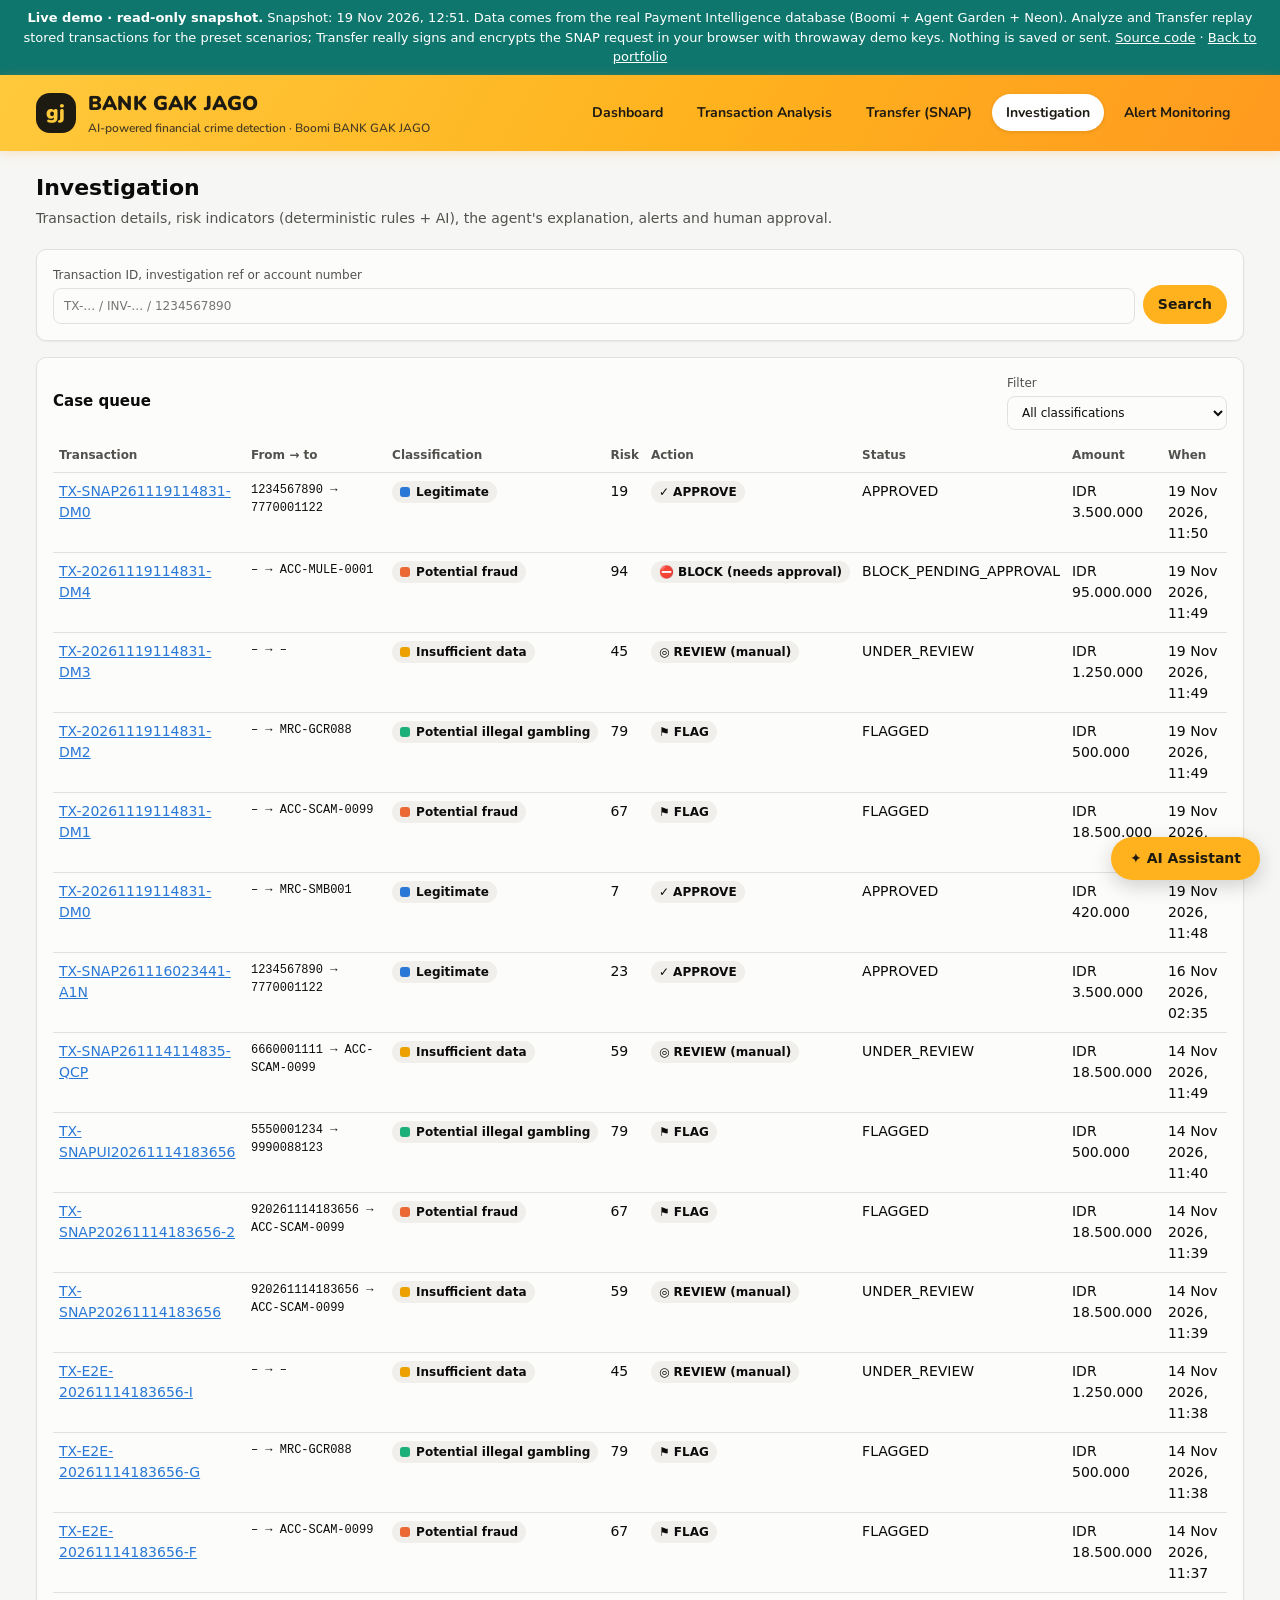
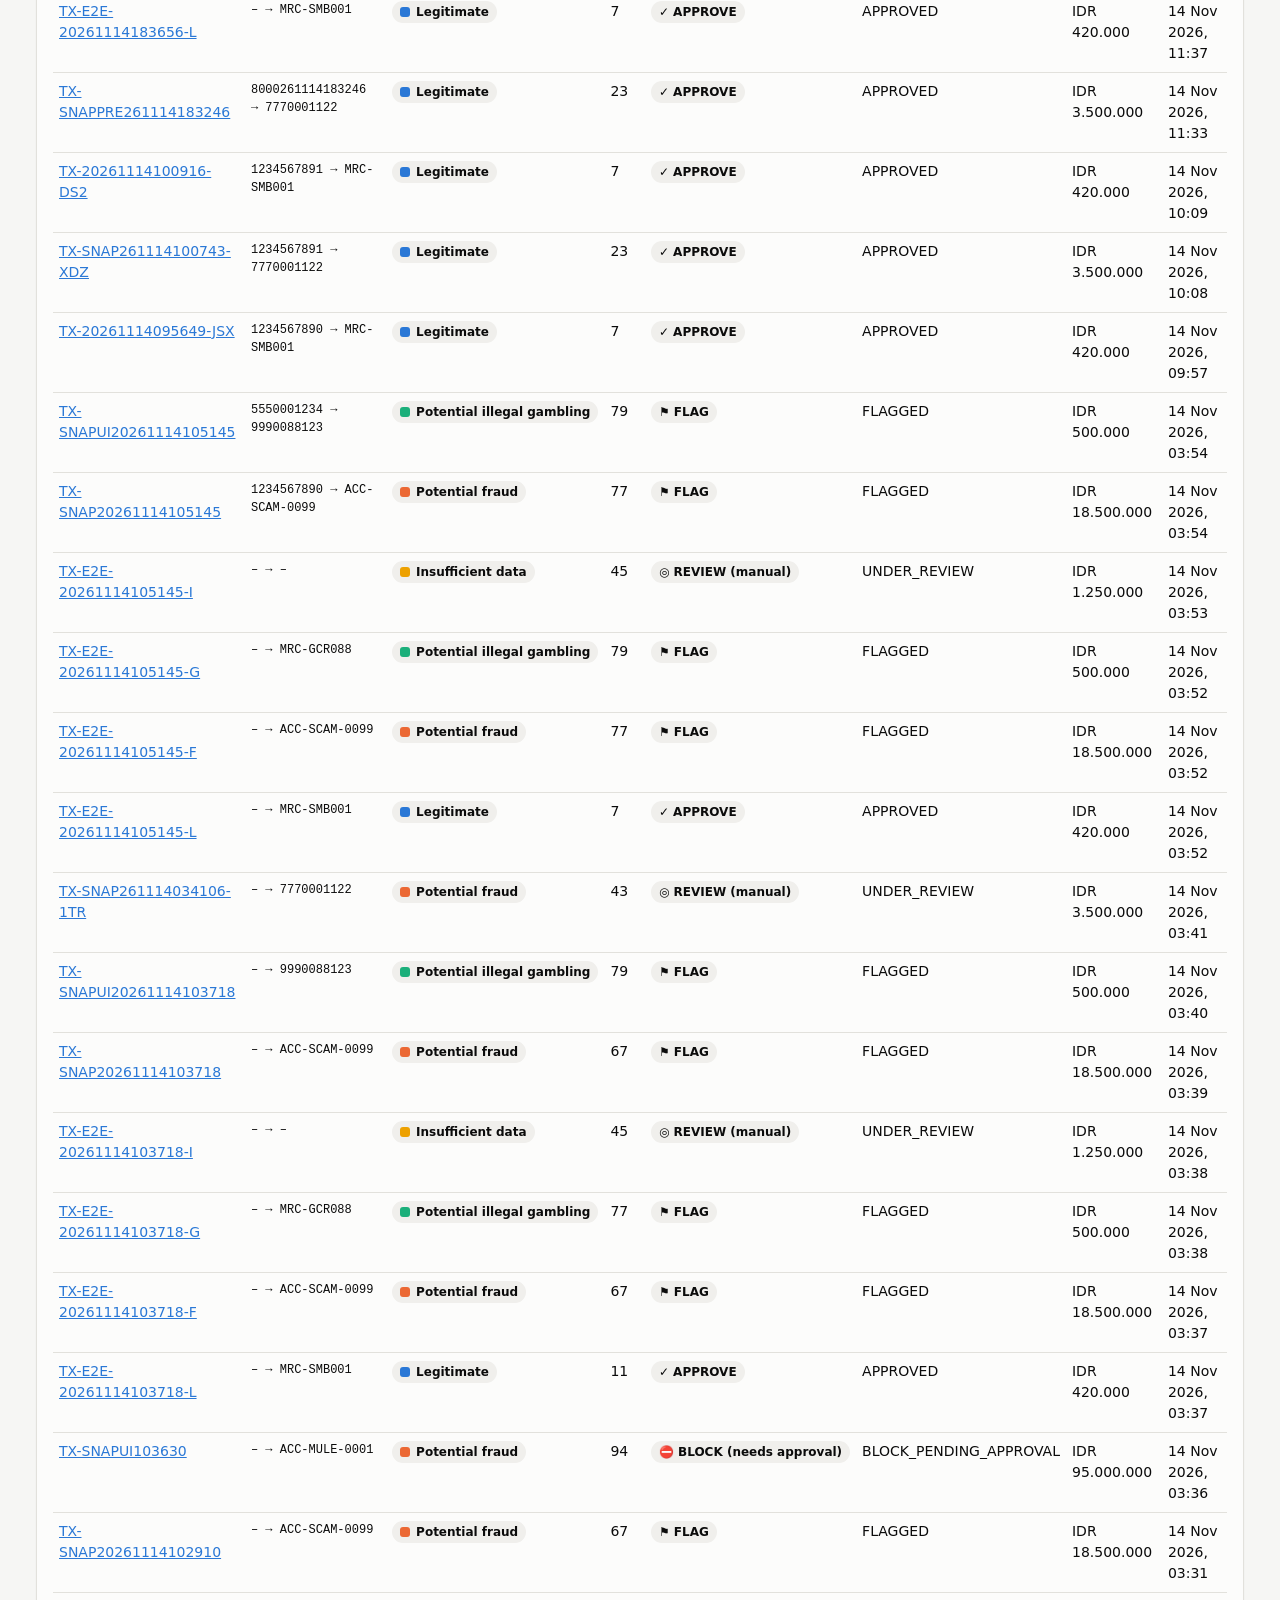
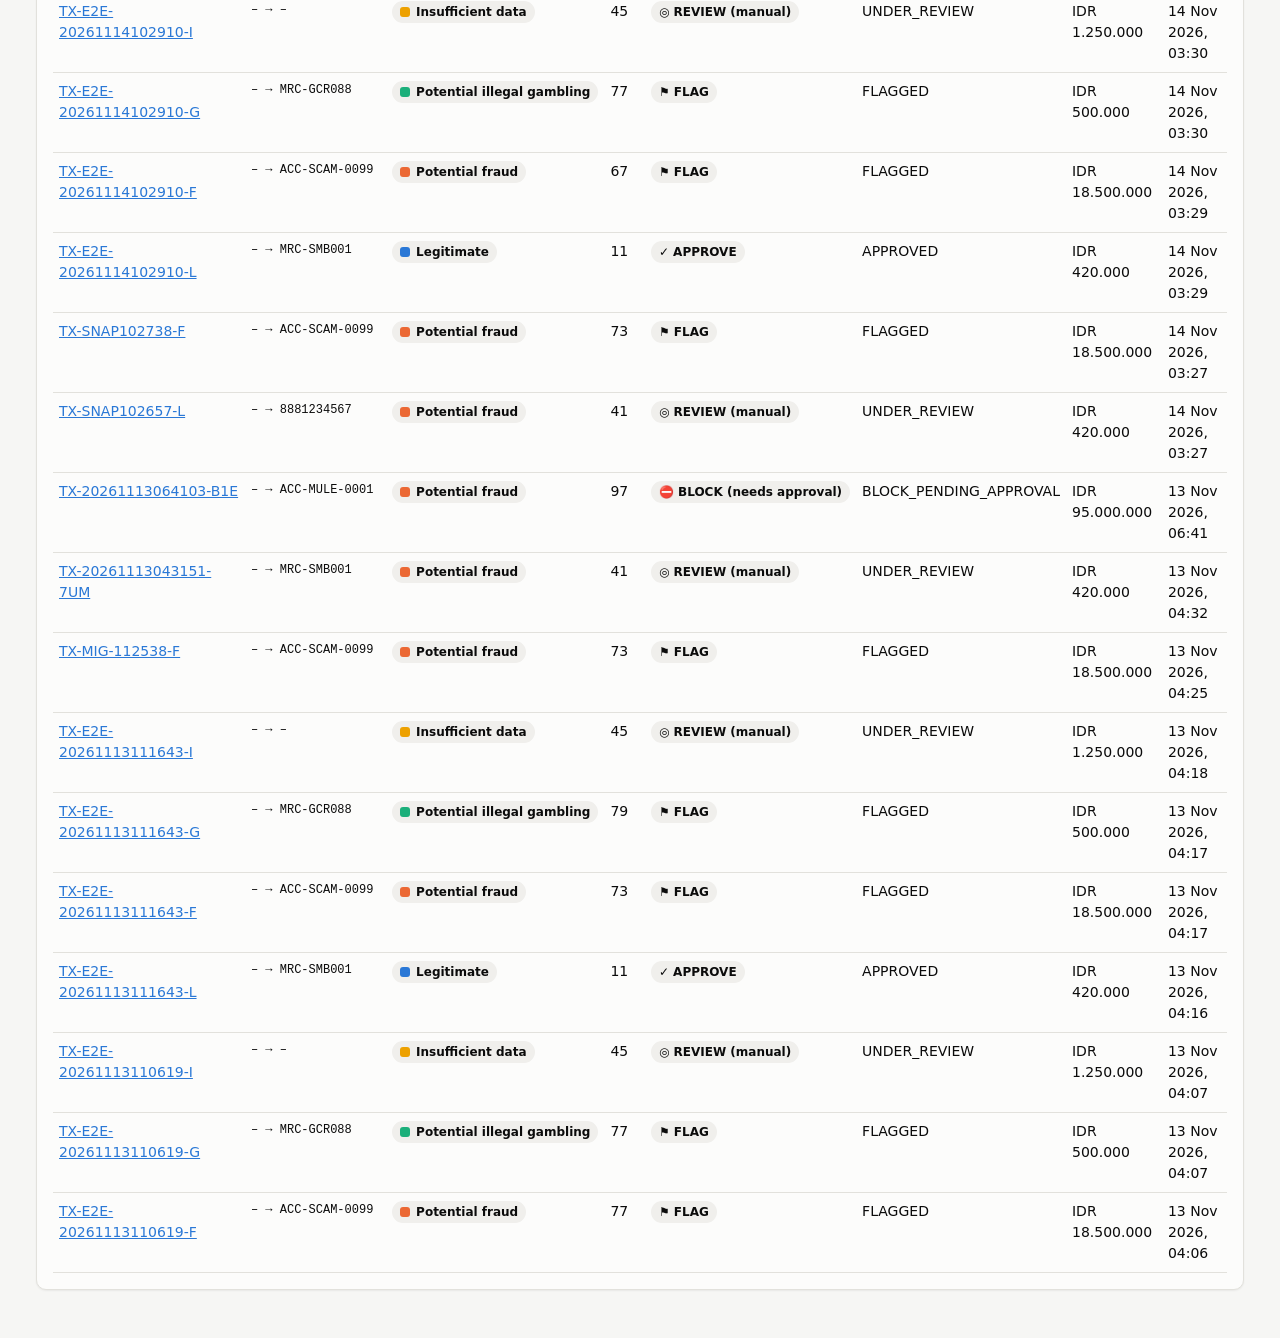
<file: payment-intelligence/investigation.html>
<!doctype html>
<html lang="en">
<head>
<meta charset="utf-8"><meta name="viewport" content="width=device-width, initial-scale=1">
<title>Investigation</title>
<link rel="stylesheet" href="styles.css">
</head>
<body>
<main>
  <h1>Investigation</h1>
  <p class="sub">Transaction details, risk indicators (deterministic rules + AI), the agent's explanation, alerts and human approval.</p>
  <form class="card row" id="search">
    <label style="flex:1;min-width:220px">Transaction ID, investigation ref or account number <input name="tx" placeholder="TX-… / INV-… / 1234567890" required></label>
    <button class="primary" type="submit" style="align-self:end">Search</button>
  </form>
  <div id="case" style="margin-top:16px"></div>
  <section class="card" style="margin-top:16px">
    <div class="row" style="justify-content:space-between">
      <div class="row" style="gap:8px;align-items:baseline"><h2 style="margin:0" id="queue-title">Case queue</h2>
        <button type="button" id="clear-search" hidden>Show all</button></div>
      <label style="min-width:220px">Filter
        <select id="filter"><option value="">All classifications</option>
          <option value="POTENTIAL_FRAUD">Potential fraud</option><option value="POTENTIAL_ILLEGAL_GAMBLING">Potential illegal gambling</option>
          <option value="INSUFFICIENT_DATA">Insufficient data</option><option value="LEGITIMATE">Legitimate</option></select></label>
    </div>
    <div class="table-wrap" id="queue" style="margin-top:8px"></div>
  </section>
</main>
<script src="demo.js"></script>
<script src="app.js"></script>
<script>
const { h } = PI;
PI.nav("investigation.html");
const kv = (obj, keys) => h("dl", { class: "kv" }, keys.flatMap(([k, label, fmt]) => [h("dt", {}, label), h("dd", {}, obj && obj[k] != null ? (fmt ? fmt(obj[k]) : String(obj[k])) : "–")]));

async function openCase(tx) {
  const box = document.getElementById("case");
  box.replaceChildren(h("div", { class: "card" }, h("span", { class: "spinner" }), " Loading ", tx, "…"));
  history.replaceState(null, "", "?tx=" + encodeURIComponent(tx));
  const d = await PI.query("investigation", tx.startsWith("INV-") ? { investigation_ref: tx } : { transaction_id: tx });
  if (!d.ok) return box.replaceChildren(PI.errorBox(d.error || "Case not found"));
  const t = d.transaction, dec = (d.decisions || [])[0];
  const parts = [];
  parts.push(h("div", { class: "grid two" },
    h("section", { class: "card" }, h("h2", {}, "Transaction ", h("span", { class: "mono" }, t.transaction_id)),
      kv(t, [["payment_id", "Payment ID (token)"], ["amount", "Amount", PI.idr], ["channel", "Channel"], ["merchant_id", "Merchant"],
             ["source_account", "Source account"], ["counterparty_account", "Counterparty"], ["description", "Description"], ["device_id", "Device"], ["ip_country", "IP country"],
             ["transaction_time", "Time", PI.when], ["status", "Status"]])),
    h("section", { class: "card" }, h("h2", {}, "Decision"),
      dec ? h("div", {},
        h("div", { class: "row" }, PI.classBadge(dec.final_classification), PI.actionBadge(dec.recommended_action), h("span", { class: "badge" }, "Risk " + dec.final_risk_score)),
        h("p", {}, dec.explanation),
        kv(dec, [["investigation_ref", "Investigation ref"], ["ai_classification", "AI classification"], ["ai_risk_score", "AI risk score"],
                 ["ai_confidence", "AI confidence", (v) => Math.round(v * 100) + "%"], ["ai_recommended_action", "AI recommended"],
                 ["rule_score", "Rule score"], ["rule_override", "Rule override", (v) => v ? "yes" : "no"],
                 ["approval_status", "Approval"], ["approved_by", "Reviewed by"], ["created_at", "Decided", PI.when]]))
        : h("p", { class: "muted" }, "No decision recorded yet."))));
  if (dec && dec.approval_status === "PENDING") parts.push(approvalPanel(t.transaction_id));
  parts.push(h("section", { class: "card", style: "margin-top:16px" }, h("h2", {}, "Risk indicators"),
    h("div", { class: "table-wrap" }, h("table", {}, h("thead", {}, h("tr", {}, ["Source", "Code", "Category", "Weight", "Description"].map((x) => h("th", {}, x)))),
      h("tbody", {}, (d.risk_indicators || []).map((r) => h("tr", {}, h("td", {}, r.source), h("td", { class: "mono" }, r.indicator_code),
        h("td", {}, r.category), h("td", {}, r.weight), h("td", {}, r.description))))))));
  parts.push(h("div", { class: "grid two", style: "margin-top:16px" },
    h("section", { class: "card" }, h("h2", {}, "Payer profile"),
      d.payer_profile ? kv(d.payer_profile, [["holder_alias", "Alias"], ["segment", "Segment"], ["kyc_level", "KYC level"], ["home_city", "City"],
        ["home_country", "Country"], ["account_opened_on", "Opened"], ["typical_monthly_idr", "Typical monthly", PI.idr], ["risk_tier", "Risk tier"]])
        : h("p", { class: "muted" }, "Payment ID not found in payment_identity."),
      h("h2", { style: "margin-top:16px" }, "90-day history"), kv(d.history, [["transactions_90d", "Transactions"], ["avg_amount_90d", "Average", PI.idr], ["max_amount_90d", "Largest", PI.idr]])),
    h("section", { class: "card" }, h("h2", {}, "Merchant & watchlist"),
      d.merchant ? kv(d.merchant, [["merchant_name", "Name"], ["mcc", "MCC"], ["category", "Category"], ["country", "Country"], ["license_status", "License"], ["is_gambling_flagged", "Gambling flag", (v) => v ? "yes" : "no"]])
        : h("p", { class: "muted" }, "No merchant on this transaction."),
      h("h2", { style: "margin-top:16px" }, "Watchlist hits"),
      (d.watchlist_hits || []).length ? h("ul", {}, d.watchlist_hits.map((w) => h("li", {}, h("b", {}, w.account_ref), ` · ${w.category} · ${w.severity} · ${w.reason}`)))
        : h("p", { class: "muted" }, "None."))));
  parts.push(h("section", { class: "card", style: "margin-top:16px" }, h("h2", {}, "Alert notifications"),
    (d.notifications || []).length ? h("div", { class: "table-wrap" }, h("table", {}, h("thead", {}, h("tr", {}, ["Sent", "Channel", "Status", "Message SID", "Recipient", "Error"].map((x) => h("th", {}, x)))),
      h("tbody", {}, d.notifications.map((n) => h("tr", {}, h("td", {}, PI.when(n.sent_at)), h("td", {}, n.channel || "–"), h("td", {}, PI.statusBadge(n.delivery_status)),
        h("td", { class: "mono" }, n.message_sid || "–"), h("td", {}, n.recipient_masked || "–"), h("td", {}, n.error_message ? `${n.error_code || ""} ${n.error_message}` : "–"))))))
      : h("p", { class: "muted" }, "No alert sent (only POTENTIAL_FRAUD and POTENTIAL_ILLEGAL_GAMBLING trigger an alert).")));
  parts.push(h("section", { class: "card", style: "margin-top:16px" }, h("h2", {}, "Recent payer transactions"),
    h("div", { class: "table-wrap" }, h("table", {}, h("thead", {}, h("tr", {}, ["Transaction", "Amount", "Channel", "Merchant / counterparty", "Description", "Time"].map((x) => h("th", {}, x)))),
      h("tbody", {}, (d.recent_transactions || []).map((r) => h("tr", {}, h("td", { class: "mono" }, r.transaction_id), h("td", {}, PI.idr(r.amount)), h("td", {}, r.channel),
        h("td", {}, r.merchant_id || r.counterparty_account || "–"), h("td", {}, r.description || "–"), h("td", {}, PI.when(r.transaction_time)))))))));
  box.replaceChildren(...parts);
}

function approvalPanel(tx) {
  const msg = h("div");
  const reviewer = h("input", { required: true, maxlength: 80, placeholder: "Your name" });
  const note = h("input", { maxlength: 500, placeholder: "Reason (optional)" });
  const act = async (decision) => {
    if (!reviewer.value.trim()) { msg.replaceChildren(PI.errorBox("Reviewer name is required.")); return reviewer.focus(); }
    if (decision === "CONFIRM_BLOCK" && !confirm(`Confirm BLOCK of ${tx}? This is recorded against your name.`)) return;
    const r = await PI.query("approve", { transaction_id: tx, decision, reviewer: reviewer.value, note: note.value });
    if (!r.ok) return msg.replaceChildren(PI.errorBox(r.error || "Approval failed"));
    openCase(tx); loadQueue();
  };
  return h("section", { class: "card", style: "margin-top:16px;border-color:var(--critical)" },
    h("h2", {}, "⛔ Human approval required"),
    h("p", {}, "The engine proposed BLOCK. Nothing is blocked until a named reviewer confirms."),
    h("div", { class: "fields", style: "display:grid;gap:12px;grid-template-columns:repeat(auto-fit,minmax(220px,1fr))" },
      h("label", {}, "Reviewer", reviewer), h("label", {}, "Note", note)),
    h("div", { class: "row", style: "margin-top:12px" },
      h("button", { class: "danger", type: "button", onclick: () => act("CONFIRM_BLOCK") }, "Confirm block"),
      h("button", { type: "button", onclick: () => act("RELEASE") }, "Release (do not block)")), msg);
}

let account = ""; // account-number search (source or counterparty)
async function loadQueue() {
  const d = await PI.query("transactions", { classification: document.getElementById("filter").value, account, limit: 50 });
  const q = document.getElementById("queue");
  document.getElementById("queue-title").textContent = account ? `Transactions for account ${account}` : "Case queue";
  document.getElementById("clear-search").hidden = !account;
  if (!d.ok) return q.replaceChildren(PI.errorBox(d.error || "Could not load queue"));
  if (!d.items.length) return q.replaceChildren(h("p", { class: "muted" }, account
    ? `No analysed transactions for account ${account}. Accounts are recorded from the source account field (SNAP sourceAccountNo) and the counterparty account.`
    : "No transactions yet."));
  q.replaceChildren(h("table", {}, h("thead", {}, h("tr", {}, ["Transaction", "From → to", "Classification", "Risk", "Action", "Status", "Amount", "When"].map((x) => h("th", {}, x)))),
    h("tbody", {}, d.items.map((r) => h("tr", {},
      h("td", {}, h("a", { href: "#", onclick: (e) => { e.preventDefault(); openCase(r.transaction_id); scrollTo(0, 0); } }, r.transaction_id), r.live ? null : h("span", { class: "muted" }, " (seed)")),
      h("td", { class: "mono" }, `${r.source_account || "–"} → ${r.counterparty_account || r.merchant_id || "–"}`),
      h("td", {}, r.classification ? PI.classBadge(r.classification) : "–"), h("td", {}, r.risk_score ?? "–"),
      h("td", {}, r.action ? PI.actionBadge(r.action) : "–"), h("td", {}, r.status), h("td", {}, PI.idr(r.amount)), h("td", {}, PI.when(r.created_at)))))));
}
document.getElementById("search").addEventListener("submit", (e) => {
  e.preventDefault();
  const v = e.target.tx.value.trim().toUpperCase();
  if (/^(TX|INV)-/.test(v)) { account = ""; openCase(v); loadQueue(); }
  else { account = v; document.getElementById("case").replaceChildren(); loadQueue(); }
});
document.getElementById("clear-search").addEventListener("click", () => { account = ""; document.getElementById("search").tx.value = ""; loadQueue(); });
document.getElementById("filter").addEventListener("change", loadQueue);
const initial = new URLSearchParams(location.search).get("tx");
if (initial) { document.getElementById("search").tx.value = initial; openCase(initial); }
loadQueue();
</script>
</body>
</html>
</file>
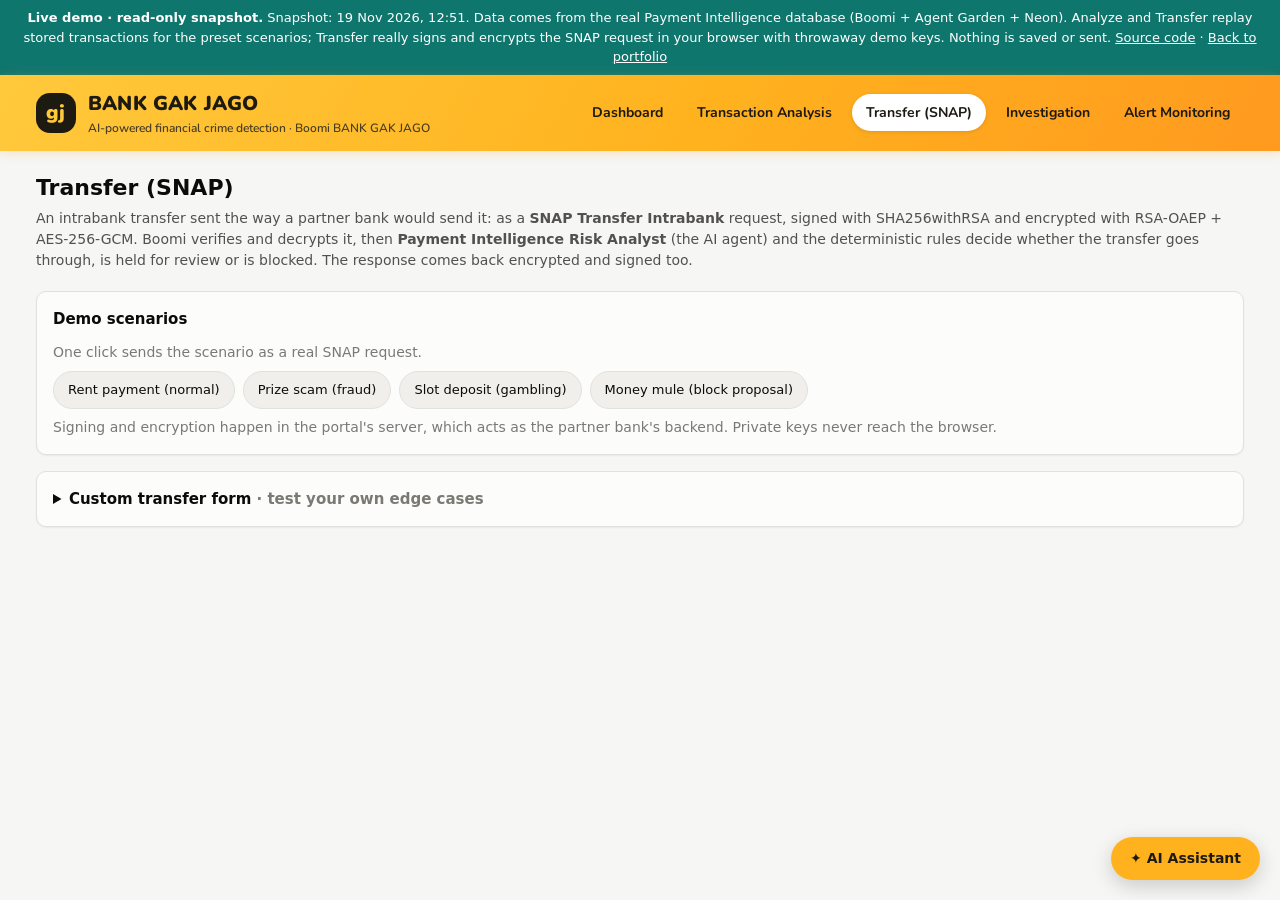
<file: payment-intelligence/transfer.html>
<!doctype html>
<html lang="en">
<head>
<meta charset="utf-8"><meta name="viewport" content="width=device-width, initial-scale=1">
<title>Transfer (SNAP)</title>
<link rel="stylesheet" href="styles.css">
</head>
<body>
<main>
  <h1>Transfer (SNAP)</h1>
  <p class="sub">An intrabank transfer sent the way a partner bank would send it: as a <b>SNAP Transfer Intrabank</b> request, signed with SHA256withRSA and encrypted with RSA-OAEP + AES-256-GCM. Boomi verifies and decrypts it, then <b>Payment Intelligence Risk Analyst</b> (the AI agent) and the deterministic rules decide whether the transfer goes through, is held for review or is blocked. The response comes back encrypted and signed too.</p>
  <section class="card">
    <h2>Demo scenarios</h2>
    <p class="muted" style="margin:0 0 8px">One click sends the scenario as a real SNAP request.</p>
    <div class="row presets" id="presets"></div>
    <p class="muted" style="margin:8px 0 0">Signing and encryption happen in the portal's server, which acts as the partner bank's backend. Private keys never reach the browser.</p>
  </section>
  <form class="card" id="form" style="margin-top:16px">
    <details id="custom">
    <summary class="h2-summary">Custom transfer form <span class="muted">· test your own edge cases</span></summary>
    <div class="fields" style="margin-top:12px">
      <label>Source account <input name="sourceAccountNo" required maxlength="32" placeholder="1234567890"></label>
      <label>Beneficiary account <input name="beneficiaryAccountNo" required maxlength="32" placeholder="8881234567"></label>
      <label>Amount (IDR) <input name="amount" type="number" min="1" step="1" required></label>
      <label>Payer payment ID (tokenized) <input name="paymentId" required placeholder="PID-TKN-7Q2M9A"></label>
      <label>Device ID <input name="deviceId" placeholder="optional"></label>
      <label>IP country <input name="ipCountry" maxlength="2" placeholder="ID"></label>
      <label>Merchant ID <input name="merchantId" placeholder="optional"></label>
      <label>Partner reference no. <input name="partnerReferenceNo" required pattern="[A-Za-z0-9\-]{4,40}"></label>
    </div>
    <label style="margin-top:12px">Remark <textarea name="remark" maxlength="280"></textarea></label>
    <div class="row" style="margin-top:12px">
      <button class="primary" type="submit" id="submit">Send transfer</button>
    </div>
    </details>
    <span id="busy" class="muted" hidden><span class="spinner"></span> Signing, encrypting, running Boomi + AI agent (usually 10–40 s)…</span>
  </form>
  <section id="result" style="margin-top:16px" aria-live="polite"></section>
</main>
<script src="demo.js"></script>
<script src="app.js"></script>
<script>
const { h } = PI;
PI.nav("transfer.html");
const newRef = () => "SNAP" + new Date().toISOString().replace(/\D/g, "").slice(2, 14) + "-" + Math.random().toString(36).slice(2, 5).toUpperCase();
const SCENARIOS = {
  "Rent payment (normal)": { sourceAccountNo: "1234567890", beneficiaryAccountNo: "7770001122", amount: 3500000, paymentId: "PID-TKN-7Q2M9A", deviceId: "DEV-A1-ANDROID", ipCountry: "ID", remark: "Bayar kos bulan November" },
  "Prize scam (fraud)": { sourceAccountNo: "1234567890", beneficiaryAccountNo: "ACC-SCAM-0099", amount: 18500000, paymentId: "PID-TKN-2B6N8D", deviceId: "DEV-NEW-9931", ipCountry: "KH", remark: "Transfer segera untuk verifikasi hadiah undian" },
  "Slot deposit (gambling)": { sourceAccountNo: "5550001234", beneficiaryAccountNo: "9990088123", amount: 500000, paymentId: "PID-TKN-9X3L5C", merchantId: "MRC-GCR088", deviceId: "DEV-C3-ANDROID", ipCountry: "ID", remark: "depo slot gacor maxwin" },
  "Money mule (block proposal)": { sourceAccountNo: "4440009876", beneficiaryAccountNo: "ACC-MULE-0001", amount: 95000000, paymentId: "PID-TKN-0P2Y4U", deviceId: "DEV-X99-UNKNOWN", ipCountry: "KH", remark: "Urgent refund, kirim OTP setelah transfer" },
};
const form = document.getElementById("form");
function fill(s) {
  form.reset();
  for (const [k, v] of Object.entries(s)) form[k].value = v;
  form.partnerReferenceNo.value = newRef();
}
document.getElementById("presets").replaceChildren(...Object.entries(SCENARIOS).map(([name, s]) => h("button", { type: "button",
  onclick: () => { if (document.getElementById("submit").disabled) return; fill(s); form.requestSubmit(); } }, name)));
fill(SCENARIOS["Rent payment (normal)"]);

const OUTCOME = { // SNAP responseCode -> what happened to the transfer
  "2001700": ["✓", "var(--good)", "Transfer approved"],
  "2021700": ["◎", "var(--warning)", "Held for manual review"],
  "4031703": ["⛔", "var(--critical)", "Blocked: suspected fraud"],
};
const outcome = (code, msg) => OUTCOME[code] || ["✕", "var(--critical)", "Rejected: " + (msg || "unknown error")];

// One icon per SNAP stage; the live pipeline and the final trail share them.
const PIPE = [["✍️", "Signing request (SHA256withRSA)"], ["🔒", "Encrypting body (RSA-OAEP-256 + AES-256-GCM)"], ["🛡️", "Boomi verifying signature & decrypting"], ["🤖", "AI agent + rules analysing risk"], ["🔐", "Encrypting & signing response"], ["🔏", "Verifying Boomi's response signature"], ["📬", "Decrypting response"]];
const bubble = (k, badge) => h("span", { class: "snap-bubble", "aria-hidden": "true" }, PIPE[k][0], badge);

// Final trail: real pass/fail per stage; the technical detail opens on click.
function step(k, ok, title, detail) {
  const head = [bubble(k, h("span", { class: "snap-badge " + (ok ? "ok" : "bad") }, ok ? "✓" : "✕")),
    h("span", { class: "snap-title" }, title, h("span", { class: "sr-only" }, ok ? " (passed)" : " (failed)"))];
  return h("li", { class: "snap-step", style: `--i:${k}` }, detail
    ? h("details", {}, h("summary", {}, head), h("div", { class: "muted mono snap-detail" }, detail))
    : h("div", { class: "snap-head" }, head));
}

// Live pipeline while the request is in flight: steps 1-3 tick on a timer, then it waits on the AI step until the response lands.
function livePipeline() {
  let i = 0;
  const items = PIPE.map(([, t], k) => h("li", {}, h("div", { class: "snap-head" }, bubble(k), h("span", { class: "snap-title" }, t))));
  const paint = () => items.forEach((li, k) => { li.className = "snap-step " + (k < i ? "done" : k === i ? "active" : "pending"); });
  paint();
  document.getElementById("result").replaceChildren(h("div", { class: "card" }, h("h2", {}, "SNAP pipeline"), h("ol", { class: "snap-steps" }, items)));
  const timer = setInterval(() => { if (i < 3) { i++; paint(); } }, 900);
  return () => clearInterval(timer);
}

function kvList(obj) {
  return h("dl", { class: "kv" }, Object.entries(obj || {}).flatMap(([k, v]) => [h("dt", {}, k), h("dd", { class: "mono" }, v == null ? "–" : typeof v === "object" ? JSON.stringify(v) : String(v))]));
}

function render(r, sent) {
  const box = document.getElementById("result");
  if (!r || r.ok === false) return box.replaceChildren(PI.errorBox("Transfer failed: " + (r?.error || "unknown error")));
  const t = r.trace || {}, res = r.response || {}, ra = res.additionalInfo?.riskAssessment;
  const [icon, color, label] = outcome(r.responseCode, r.responseMessage);
  const authFailed = ["4011700", "4001701"].includes(r.responseCode);
  const analysed = !!ra;

  const decision = h("div", { class: "card" },
    h("div", { class: "snap-outcome", style: `border-left-color:${color}` },
      h("span", { class: "snap-outcome-icon", style: `color:${color}`, "aria-hidden": "true" }, icon),
      h("div", {}, h("div", { class: "snap-outcome-label" }, label),
        h("div", { class: "muted" }, h("span", { class: "mono" }, r.responseCode || "–"), " · ", r.responseMessage || "",
          res.latestTransactionStatus ? ` · status ${res.latestTransactionStatus}` : "")),
      ["2021700", "4031703"].includes(r.responseCode) && res.referenceNo
        ? h("a", { class: "button", style: "margin-left:auto", href: "index.html?highlight=" + encodeURIComponent(res.referenceNo) }, "View on Dashboard →") : null),
    PI.mode() === "demo" ? h("div", { class: "row", style: "margin-top:8px" }, PI.modeBadge(), h("span", { class: "muted" }, "Decision replayed from the read-only snapshot; nothing was saved or sent.")) : null,
    analysed ? [
      h("h2", { style: "margin-top:16px" }, "Final decision"),
      h("div", { class: "row", style: "justify-content:space-between" }, PI.classBadge(ra.classification), PI.actionBadge(ra.recommendedAction)),
      h("div", { class: "row", style: "align-items:baseline;gap:16px;margin-top:12px" },
        h("div", {}, h("div", { class: "score" }, ra.riskScore ?? "–"), h("div", { class: "muted" }, "risk score / 100"))),
      h("div", { class: "grid two split", style: "margin-top:12px" },
        h("section", { class: "split-box" }, h("h3", {}, "⚙ Deterministic rules"),
          h("dl", { class: "kv" },
            h("dt", {}, "Rule score"), h("dd", {}, ra.ruleScore ?? "–"),
            h("dt", {}, "Rule override"), h("dd", {}, ra.ruleOverride ? "Applied: rules overrode the AI verdict" : "Not applied")),
          h("h3", {}, "Triggered indicators"), (ra.indicators || []).length ? PI.chips(ra.indicators) : h("p", { class: "muted" }, "None")),
        h("section", { class: "split-box ai" }, h("h3", {}, "🤖 Payment Intelligence Risk Analyst (AI agent)"),
          h("dl", { class: "kv" },
            h("dt", {}, "Verdict"), h("dd", {}, ra.aiVerdict ? [PI.classBadge(ra.aiVerdict.classification), ` · score ${ra.aiVerdict.riskScore ?? "–"} · ${ra.aiVerdict.recommendedAction} (${ra.aiVerdict.status})`] : "–"),
            h("dt", {}, "Confidence"), h("dd", {}, ra.confidence == null ? "–" : Math.round(ra.confidence * 100) + "%"),
            // the trace times the whole round trip; Boomi does not report the agent's own latency
            h("dt", {}, "Latency"), h("dd", {}, t.ms ? `${(t.ms / 1000).toFixed(1)} s end-to-end (sign → Boomi → AI agent + rules → response)` : "–")),
          h("h3", {}, "Reasoning"), h("p", {}, ra.explanation || "–"))),
      h("dl", { class: "kv", style: "margin-top:12px" },
        h("dt", {}, "Amount"), h("dd", {}, PI.idr(res.amount?.value)),
        h("dt", {}, "From → to"), h("dd", { class: "mono" }, `${res.sourceAccountNo} → ${res.beneficiaryAccountNo}`),
        h("dt", {}, "Alert"), h("dd", {}, res.additionalInfo?.notification?.status === "NOT_REQUIRED" ? "Not required" : PI.statusBadge(res.additionalInfo?.notification?.status)),
        h("dt", {}, "Pattern"), h("dd", {}, !ra.pattern ? "–" : ra.pattern.confirmed ? `Confirmed (transfer #${ra.pattern.occurrence} to this beneficiary)` : `First occurrence: not classified as fraud${ra.pattern.guard_applied ? ` (AI + rules said ${ra.pattern.unguarded_classification})` : ""}`),
        h("dt", {}, "Investigation"), h("dd", {}, ra.investigationRef ? h("a", { href: "investigation.html?tx=" + encodeURIComponent(res.referenceNo) }, ra.investigationRef) : "–"),
        h("dt", {}, "Check later"), h("dd", {}, h("a", { href: `analyze.html?payment_id=${encodeURIComponent(form.paymentId.value.trim().toUpperCase())}&source_account=${encodeURIComponent(res.sourceAccountNo || "")}` }, "Transaction Analysis → payment ID + source account"))),
      ra.requiresHumanApproval ? h("div", { class: "notice" }, "Block proposed. A human reviewer must approve it on the Investigation page before the account is blocked.") : null,
    ] : (res.additionalInfo?.errors ? h("ul", {}, res.additionalInfo.errors.map((e) => h("li", {}, e))) : null));

  const rq = t.request || {}, rs = t.response || {};
  const security = h("div", { class: "card" },
    h("h2", {}, "SNAP security trail"),
    h("ol", { class: "snap-steps animate" },
      step(0, true, "Request signed by partner (SHA256withRSA)", rq.headers?.["X-SIGNATURE"]),
      step(1, true, `Body encrypted for Boomi (RSA-OAEP-256 + AES-256-GCM, ${rq.body?.bytes ?? "?"} bytes)`, rq.body?.encryptedData),
      step(2, !authFailed, authFailed ? "Boomi rejected the signature or payload" : "Boomi verified the signature and decrypted the body", `X-PARTNER-ID ${rq.headers?.["X-PARTNER-ID"] || "–"} · X-TIMESTAMP ${rq.headers?.["X-TIMESTAMP"] || "–"}`),
      step(3, analysed, analysed ? "Risk analysis: AI agent + rules" : "Risk analysis not run", analysed ? `${ra.classification} → ${ra.recommendedAction}` : null),
      step(4, !!rs.body?.encryptedData, `Response encrypted for partner (${rs.body?.bytes ?? "?"} bytes)`, rs.body?.encryptedData),
      step(5, !!r.signatureValid, r.signatureValid ? "Response signature verified with Boomi's public key" : "Response signature NOT valid", rs.headers?.["X-SIGNATURE"]),
      step(6, !!r.response && !r.decryptError, r.decryptError ? "Response could not be decrypted" : "Response decrypted by partner", `${((t.ms || 0) / 1000).toFixed(1)} s round trip · ${t.endpoint || ""}`)),
    h("details", { class: "inspect" }, h("summary", {}, "🔍 Inspect SNAP Request & Encrypted Envelope"),
      h("h3", {}, "1 · SNAP headers"),
      kvList({ "X-TIMESTAMP": rq.headers?.["X-TIMESTAMP"], "X-SIGNATURE": rq.headers?.["X-SIGNATURE"], "X-PARTNER-ID": rq.headers?.["X-PARTNER-ID"],
        "X-EXTERNAL-ID": rq.headers?.["X-EXTERNAL-ID"], ...rq.headers, stringToSign: rq.stringToSign }),
      h("h3", {}, "2 · Encrypted envelope (RSA-OAEP + AES-256-GCM)"),
      h("pre", { class: "mono muted snap-pre" }, [(t.endpoint || "POST").split(" · ")[0], "",
        JSON.stringify({ encryptedKey: rq.body?.encryptedKey, iv: rq.body?.iv, encryptedData: rq.body?.encryptedData }, null, 2),
        "", "(long values shortened with …)"].join("\n")),
      h("h3", {}, "3 · Decrypted JSON payload (what Boomi sees)"),
      h("pre", { class: "mono muted snap-pre" }, JSON.stringify(sent, null, 2)),
      h("h3", {}, "4 · Response headers & envelope"),
      kvList({ ...rs.headers, responseCode: rs.body?.responseCode, encryptedKey: rs.body?.encryptedKey, iv: rs.body?.iv }),
      h("h3", {}, "5 · Decrypted response"),
      h("pre", { class: "mono muted snap-pre" }, JSON.stringify(res, null, 2))));

  decision.classList.add("reveal"); // decision lands after the trail finishes playing
  decision.style.setProperty("--d", PIPE.length * 0.35 + "s");
  box.replaceChildren(h("div", { class: "grid two" }, decision, security));
}

form.addEventListener("submit", async (ev) => {
  ev.preventDefault();
  const f = Object.fromEntries([...new FormData(form)].map(([k, v]) => [k, String(v).trim()]));
  const info = { paymentId: f.paymentId.toUpperCase(), deviceId: f.deviceId || undefined, ipCountry: f.ipCountry ? f.ipCountry.toUpperCase() : undefined, merchantId: f.merchantId ? f.merchantId.toUpperCase() : undefined };
  const now = new Date(Date.now() + 7 * 3600e3).toISOString().slice(0, 19) + "+07:00";
  const snap = {
    partnerReferenceNo: f.partnerReferenceNo.toUpperCase(),
    amount: { value: Number(f.amount).toFixed(2), currency: "IDR" },
    beneficiaryAccountNo: f.beneficiaryAccountNo.toUpperCase(), sourceAccountNo: f.sourceAccountNo.toUpperCase(),
    transactionDate: now, remark: f.remark || undefined, additionalInfo: info,
  };
  const btn = document.getElementById("submit"), busy = document.getElementById("busy");
  const presets = [...document.querySelectorAll("#presets button")];
  btn.disabled = true; busy.hidden = false; presets.forEach((b) => b.disabled = true);
  const stopPipeline = livePipeline();
  try { render(await PI.post("/api/transfer", snap), snap); }
  catch (e) { document.getElementById("result").replaceChildren(PI.errorBox("Network error: " + e.message)); }
  finally { stopPipeline(); btn.disabled = false; busy.hidden = true; presets.forEach((b) => b.disabled = false); form.partnerReferenceNo.value = newRef(); }
});
</script>
</body>
</html>
</file>
<file: payment-intelligence/styles.css>
@import url("https://fonts.googleapis.com/css2?family=Nunito:wght@400;600;700;900&display=swap");
:root {
  color-scheme: light;
  --bg: #f6f6f4; --surface-1: #fcfcfb; --surface-2: #f0efec; --border: #e2e1dc;
  --text-primary: #0b0b0b; --text-secondary: #52514e; --text-muted: #7a7974;
  --accent: #2a78d6; --accent-ink: #ffffff;
  /* categorical slots 1-4, fixed order (validated reference palette) */
  --c-legit: #2a78d6; --c-fraud: #eb6834; --c-gambling: #1baf7a; --c-insufficient: #eda100;
  /* status (reserved, always with icon + label) */
  --good: #0ca30c; --warning: #fab219; --serious: #ec835a; --critical: #d03b3b;
  --radius: 10px; --shadow: 0 1px 2px rgba(0,0,0,.06);
}
@media (prefers-color-scheme: dark) {
  :root:not([data-theme="light"]) {
    color-scheme: dark;
    --bg: #121211; --surface-1: #1a1a19; --surface-2: #242422; --border: #333331;
    --text-primary: #f0efec; --text-secondary: #c3c2b7; --text-muted: #94938b;
    --accent: #3987e5;
    --c-legit: #3987e5; --c-fraud: #d95926; --c-gambling: #199e70; --c-insufficient: #c98500;
  }
}
:root[data-theme="dark"] {
  color-scheme: dark;
  --bg: #121211; --surface-1: #1a1a19; --surface-2: #242422; --border: #333331;
  --text-primary: #f0efec; --text-secondary: #c3c2b7; --text-muted: #94938b;
  --accent: #3987e5;
  --c-legit: #3987e5; --c-fraud: #d95926; --c-gambling: #199e70; --c-insufficient: #c98500;
}
* { box-sizing: border-box; }
body { margin: 0; background: var(--bg); color: var(--text-primary);
  font: 14px/1.5 system-ui, -apple-system, "Segoe UI", Roboto, sans-serif; }
a { color: var(--accent); }
/* Header: warm yellow-orange, rounded, friendly digital-bank style */
header.top { background: linear-gradient(120deg, #ffc93c 0%, #ffb21e 55%, #ff9a1f 100%); color: #1d1a12; box-shadow: 0 2px 10px rgba(255, 154, 31, .25); }
.top-inner { max-width: 1240px; margin: 0 auto; padding: 14px 16px; display: flex; flex-wrap: wrap; gap: 12px 24px; align-items: center; justify-content: space-between; }
.brand { display: flex; align-items: center; gap: 12px; text-decoration: none; color: inherit;
  font-family: "Nunito", system-ui, sans-serif; font-weight: 900; font-size: 20px; letter-spacing: .01em; }
.brand small { display: block; font-weight: 600; font-size: 12px; color: #4a3f22; letter-spacing: 0; }
.brand-mark { width: 40px; height: 40px; border-radius: 14px; background: #1d1a12; color: #ffc93c; display: grid; place-items: center;
  font-size: 20px; font-weight: 900; text-transform: lowercase; flex: none; }
nav.tabs { display: flex; flex-wrap: wrap; gap: 6px; }
nav.tabs a { text-decoration: none; color: #1d1a12; padding: 8px 14px; border-radius: 999px; font-weight: 700; font-family: "Nunito", system-ui, sans-serif; }
nav.tabs a:hover { background: rgba(255, 255, 255, .45); }
nav.tabs a[aria-current="page"] { background: #ffffff; color: #1d1a12; box-shadow: 0 1px 4px rgba(0, 0, 0, .12); }
main { max-width: 1240px; margin: 0 auto; padding: 20px 16px 48px; }
h1 { font-size: 22px; margin: 0 0 4px; }
h2 { font-size: 15px; margin: 0 0 12px; }
.sub { color: var(--text-secondary); margin: 0 0 20px; }
.grid { display: grid; gap: 16px; }
.kpis { grid-template-columns: repeat(auto-fit, minmax(170px, 1fr)); }
.two { grid-template-columns: repeat(auto-fit, minmax(340px, 1fr)); }
.card { background: var(--surface-1); border: 1px solid var(--border); border-radius: var(--radius); padding: 16px; box-shadow: var(--shadow); min-width: 0; }
.kpi .label { color: var(--text-secondary); font-size: 12px; }
.kpi .value { font-size: 26px; font-weight: 700; font-variant-numeric: tabular-nums; }
.kpi .hint { color: var(--text-muted); font-size: 12px; }
table { width: 100%; border-collapse: collapse; font-variant-numeric: tabular-nums; }
th, td { text-align: left; padding: 8px 6px; border-bottom: 1px solid var(--border); vertical-align: top; }
th { color: var(--text-secondary); font-weight: 600; font-size: 12px; }
.table-wrap { overflow-x: auto; }
.badge { display: inline-flex; align-items: center; gap: 6px; padding: 2px 8px; border-radius: 999px; background: var(--surface-2); font-size: 12px; font-weight: 600; white-space: nowrap; }
.swatch { width: 10px; height: 10px; border-radius: 3px; display: inline-block; flex: none; }
.muted { color: var(--text-muted); }
.mono { font-family: ui-monospace, SFMono-Regular, Menlo, monospace; font-size: 12px; }
form .fields { display: grid; gap: 12px; grid-template-columns: repeat(auto-fit, minmax(220px, 1fr)); }
label { display: grid; gap: 4px; font-size: 12px; color: var(--text-secondary); }
input, select, textarea { font: inherit; color: var(--text-primary); background: var(--surface-1); border: 1px solid var(--border); border-radius: 8px; padding: 8px 10px; width: 100%; }
textarea { min-height: 64px; resize: vertical; }
button { font: inherit; cursor: pointer; border-radius: 8px; padding: 8px 14px; border: 1px solid var(--border); background: var(--surface-2); color: var(--text-primary); }
button { border-radius: 999px; }
button.primary { background: #ffb21e; color: #1d1a12; border-color: transparent; font-weight: 800; }
button.primary:hover { background: #ffc93c; }
button.danger { background: var(--critical); color: #fff; border-color: transparent; font-weight: 600; }
button:disabled { opacity: .55; cursor: progress; }
button:focus-visible, a:focus-visible, input:focus-visible, select:focus-visible, textarea:focus-visible { outline: 2px solid var(--accent); outline-offset: 2px; }
.row { display: flex; flex-wrap: wrap; gap: 8px; align-items: center; }
.presets button { font-size: 13px; }
.notice { padding: 10px 12px; border-radius: 8px; background: var(--surface-2); border-left: 4px solid var(--accent); }
.notice.error { border-left-color: var(--critical); }
.score { font-size: 40px; font-weight: 800; font-variant-numeric: tabular-nums; }
.chips { display: flex; flex-wrap: wrap; gap: 6px; }
.chip { font-size: 12px; padding: 2px 8px; border-radius: 6px; background: var(--surface-2); border: 1px solid var(--border); font-family: ui-monospace, monospace; }
.legend { display: flex; flex-wrap: wrap; gap: 6px 16px; font-size: 12px; color: var(--text-secondary); margin-bottom: 8px; }
.legend span { display: inline-flex; align-items: center; gap: 6px; }
.chart { position: relative; }
.chart svg { display: block; width: 100%; height: auto; overflow: visible; }
.chart text { fill: var(--text-muted); font-size: 11px; }
.chart .grid-line { stroke: var(--border); stroke-width: 1; }
.tooltip { position: absolute; pointer-events: none; background: var(--surface-1); border: 1px solid var(--border); border-radius: 8px; padding: 8px 10px; font-size: 12px; box-shadow: 0 4px 16px rgba(0,0,0,.12); min-width: 170px; z-index: 5; }
.tooltip .t-row { display: flex; justify-content: space-between; gap: 12px; align-items: center; }
.hbar { display: grid; grid-template-columns: 190px 1fr 48px; gap: 8px; align-items: center; margin: 6px 0; font-size: 13px; }
.hbar .track { background: var(--surface-2); border-radius: 4px; height: 12px; overflow: hidden; }
.hbar .fill { height: 100%; border-radius: 0 4px 4px 0; }
details.table-view summary { cursor: pointer; color: var(--text-secondary); font-size: 12px; margin-top: 8px; }
.kv { display: grid; grid-template-columns: 160px 1fr; gap: 4px 12px; font-size: 13px; }
.kv dt { color: var(--text-secondary); }
.kv dd { margin: 0; overflow-wrap: anywhere; }
.spinner { width: 16px; height: 16px; border: 2px solid var(--border); border-top-color: var(--accent); border-radius: 50%; animation: spin 1s linear infinite; display: inline-block; vertical-align: middle; }
@keyframes spin { to { transform: rotate(360deg); } }
@media (prefers-reduced-motion: reduce) { .spinner { animation: none; } }
@media (max-width: 560px) { .hbar { grid-template-columns: 120px 1fr 40px; } .kv { grid-template-columns: 1fr; } .score { font-size: 32px; } }
/* AI assistant (Agent Garden) */
.chat-fab { position: fixed; right: 20px; bottom: 20px; z-index: 40; background: #ffb21e; color: #1d1a12; border-color: transparent; font-weight: 800; box-shadow: 0 6px 20px rgba(0,0,0,.18); padding: 10px 18px; }
.chat-fab:hover { background: #ffc93c; }
.chat-panel { position: fixed; right: 20px; bottom: 76px; z-index: 41; width: min(400px, calc(100vw - 32px)); height: min(560px, calc(100vh - 110px)); display: flex; flex-direction: column; background: var(--surface-1); border: 1px solid var(--border); border-radius: 14px; box-shadow: 0 12px 40px rgba(0,0,0,.22); overflow: hidden; }
.chat-panel[hidden] { display: none; }
.chat-head { display: flex; justify-content: space-between; align-items: flex-start; gap: 8px; padding: 12px 14px; border-bottom: 1px solid var(--border); background: var(--surface-2); }
.chat-head small { display: block; color: var(--text-muted); font-size: 11px; margin-top: 2px; }
.chat-actions { display: flex; gap: 4px; }
button.ghost { background: transparent; border-color: transparent; padding: 4px 10px; color: var(--text-secondary); }
button.ghost:hover { background: var(--surface-1); }
.chat-log { flex: 1; overflow-y: auto; padding: 12px; display: flex; flex-direction: column; gap: 8px; }
.chat-msg { max-width: 88%; padding: 8px 12px; border-radius: 12px; font-size: 14px; line-height: 1.45; white-space: pre-wrap; overflow-wrap: anywhere; }
.chat-msg.user { align-self: flex-end; background: var(--accent); color: var(--accent-ink); border-bottom-right-radius: 4px; }
.chat-msg.assistant { align-self: flex-start; background: var(--surface-2); color: var(--text-primary); border-bottom-left-radius: 4px; }
.chat-msg.pending { color: var(--text-muted); font-style: italic; }
.chat-msg.error { border: 1px solid var(--critical); }
.chat-starters { display: flex; flex-direction: column; gap: 6px; padding: 0 12px 10px; }
.chat-starters[hidden] { display: none; }
.chip-btn { text-align: left; font-size: 13px; border-radius: 10px; background: var(--surface-1); }
.chat-form { display: flex; gap: 8px; padding: 10px 12px; border-top: 1px solid var(--border); align-items: flex-end; }
.chat-form textarea { min-height: 44px; max-height: 140px; }
@media (max-width: 560px) { .chat-panel { right: 16px; left: 16px; width: auto; bottom: 72px; } .chat-fab { right: 16px; bottom: 16px; } }
/* Transfer (SNAP) page */
.snap-outcome { display: flex; gap: 12px; align-items: center; padding: 10px 12px; border-left: 4px solid var(--border); background: var(--surface-2); border-radius: 8px; }
.snap-outcome-icon { font-size: 26px; line-height: 1; }
.snap-outcome-label { font-size: 18px; font-weight: 700; }
.snap-steps { list-style: none; margin: 0; padding: 0; }
/* each stage: icon bubble + title; a connector line runs down to the next bubble */
.snap-step { position: relative; padding-bottom: 14px; transition: opacity .3s; }
.snap-step:not(:last-child)::before, .snap-step:not(:last-child)::after { content: ""; position: absolute; left: 17px; top: 38px; bottom: 2px; width: 2px; border-radius: 2px; background: var(--border); }
.snap-step:not(:last-child)::after { background: var(--good); transform: scaleY(0); transform-origin: top; transition: transform .6s ease; }
.snap-step.done::after { transform: scaleY(1); }
.snap-head, .snap-step summary { display: flex; gap: 10px; align-items: center; min-height: 38px; margin: 0; color: inherit; font-size: inherit; }
.snap-step summary { list-style: none; cursor: pointer; border-radius: 8px; }
.snap-step summary::-webkit-details-marker { display: none; }
.snap-step summary::after { content: "›"; margin-left: auto; padding: 0 6px; color: var(--text-muted); font-size: 18px; transition: transform .2s; }
.snap-step details[open] summary::after { transform: rotate(90deg); }
.snap-step summary:hover .snap-title { color: var(--accent); }
.snap-step summary:focus-visible { outline: 2px solid var(--accent); outline-offset: 2px; }
.snap-bubble { position: relative; flex: none; width: 36px; height: 36px; border-radius: 50%; display: grid; place-items: center; font-size: 18px; background: var(--surface-2); border: 2px solid var(--border); }
.snap-badge { position: absolute; right: -5px; bottom: -4px; width: 17px; height: 17px; border-radius: 50%; display: grid; place-items: center; font-size: 10px; font-weight: 900; color: #fff; border: 2px solid var(--surface-1); }
.snap-badge.ok { background: var(--good); } .snap-badge.bad { background: var(--critical); }
.snap-title { font-weight: 600; }
.snap-detail { overflow-wrap: anywhere; margin: 4px 0 0 46px; padding: 8px 10px; background: var(--surface-2); border-radius: 8px; font-size: 12px; animation: snap-in .25s ease-out both; }
.snap-pre { white-space: pre-wrap; overflow-wrap: anywhere; font-size: 12px; margin: 0; }
.sr-only { position: absolute; width: 1px; height: 1px; overflow: hidden; clip: rect(0 0 0 0); white-space: nowrap; }
/* live pipeline: pending is faded, the active icon bobs with a pulsing ring and a data packet runs down to the next stage */
.snap-step.pending { opacity: .4; }
.snap-step.done .snap-bubble { border-color: var(--good); }
.snap-step.done .snap-bubble::after { content: "✓"; position: absolute; right: -5px; bottom: -4px; width: 17px; height: 17px; border-radius: 50%; display: grid; place-items: center; font-size: 10px; font-weight: 900; color: #fff; background: var(--good); border: 2px solid var(--surface-1); animation: snap-pop .35s ease-out both; }
.snap-step.active .snap-bubble { border-color: var(--accent); animation: snap-bob 1s ease-in-out infinite, snap-ring 1.4s ease-out infinite; }
.snap-step.active .snap-title::after { content: "…"; }
.snap-step.active:not(:last-child)::after { width: 8px; height: 8px; left: 14px; bottom: auto; border-radius: 50%; background: var(--accent); transform: none; animation: snap-packet 1.1s ease-in infinite; }
/* final trail replays stage by stage */
.snap-steps.animate > li { animation: snap-in .45s ease-out both; animation-delay: calc(var(--i, 0) * 350ms); }
.snap-steps.animate .snap-bubble { animation: snap-pop .4s ease-out both; animation-delay: calc(var(--i, 0) * 350ms + 100ms); }
.snap-steps.animate .snap-badge { animation: snap-pop .35s ease-out both; animation-delay: calc(var(--i, 0) * 350ms + 300ms); }
.snap-steps.animate > li:not(:last-child)::after { animation: snap-fill .35s ease-in both; animation-delay: calc(var(--i, 0) * 350ms + 350ms); }
.reveal { animation: snap-in .5s ease-out both; animation-delay: var(--d, 0s); }
@keyframes snap-in { from { opacity: 0; transform: translateY(8px); } }
@keyframes snap-pop { from { transform: scale(0); } 60% { transform: scale(1.25); } to { transform: scale(1); } }
@keyframes snap-bob { 50% { transform: translateY(-4px) rotate(-6deg); } }
@keyframes snap-ring { from { box-shadow: 0 0 0 0 color-mix(in srgb, var(--accent) 45%, transparent); } to { box-shadow: 0 0 0 10px transparent; } }
@keyframes snap-packet { from { top: 38px; opacity: 1; } 85% { opacity: 1; } to { top: calc(100% - 8px); opacity: 0; } }
@keyframes snap-fill { from { transform: scaleY(0); } to { transform: scaleY(1); } }
@media (prefers-reduced-motion: reduce) { .snap-steps.animate *, .snap-steps.animate > li, .snap-steps.animate > li::after, .snap-step.active .snap-bubble, .snap-step.active::after, .snap-detail, .reveal { animation: none !important; } .snap-steps.animate > li::after { transform: scaleY(1); } }
details summary { cursor: pointer; color: var(--text-secondary); font-size: 13px; margin: 6px 0; }
details .kv dd { overflow-wrap: anywhere; }
/* Dashboard hero, status bar, filters, expandable decisions */
a.button { display: inline-flex; align-items: center; gap: 6px; text-decoration: none; border-radius: 999px; padding: 8px 14px; border: 1px solid var(--border); background: var(--surface-2); color: var(--text-primary); font-weight: 700; white-space: nowrap; }
a.button.primary { background: #ffb21e; color: #1d1a12; border-color: transparent; font-weight: 800; }
a.button.primary:hover { background: #ffc93c; }
.hero { display: flex; flex-wrap: wrap; gap: 16px; align-items: center; justify-content: space-between; margin-bottom: 16px; border-left: 4px solid #ffb21e; }
.hero > div { flex: 1 1 420px; min-width: 0; }
.hero p { margin: 4px 0 0; color: var(--text-secondary); max-width: 760px; }
.status-bar { margin-bottom: 12px; }
.status-bar #refresh { margin-left: auto; }
.status-pill.demo { background: color-mix(in srgb, var(--warning) 18%, var(--surface-2)); }
.pills { margin-bottom: 8px; }
.pills button { font-size: 13px; padding: 4px 12px; }
.pills button[aria-pressed="true"] { background: var(--text-primary); color: var(--bg); border-color: transparent; }
.pills button[aria-pressed="true"] .muted { color: inherit; opacity: .7; }
tr.expandable { cursor: pointer; }
tr.expandable:hover td { background: var(--surface-2); }
.expander { padding: 0 8px; font-size: 18px; line-height: 1; transition: transform .2s; }
tr[aria-expanded="true"] .expander { transform: rotate(90deg); }
tr.highlight td { background: color-mix(in srgb, #ffb21e 22%, transparent); }
tr.highlight td:first-child { box-shadow: inset 4px 0 0 #ffb21e; }
tr.detail > td { background: var(--surface-2); padding: 12px; }
h3 { font-size: 13px; margin: 12px 0 6px; color: var(--text-secondary); }
.breakdown h3:first-child, .split-box h3:first-child, .inspect h3:first-of-type { margin-top: 0; }
/* Transfer: rules vs AI split, inspect panel */
.split { gap: 12px; }
.split-box { border: 1px solid var(--border); border-radius: 8px; padding: 12px; background: var(--surface-2); min-width: 0; }
.split-box.ai { border-left: 4px solid var(--accent); }
.split-box p { margin: 0; overflow-wrap: anywhere; }
details.inspect { margin-top: 12px; border: 1px solid var(--border); border-radius: 8px; padding: 4px 12px; }
details.inspect > summary { font-weight: 700; color: var(--text-primary); }
details.inspect[open] { padding-bottom: 12px; }
#form summary.h2-summary { font-size: 15px; font-weight: 700; color: var(--text-primary); margin: 0; }
#busy { display: inline-flex; gap: 6px; align-items: center; margin-top: 8px; }
#busy[hidden] { display: none; }
/* Skeleton loaders */
.skeleton-group { display: grid; gap: 8px; }
.skeleton { border-radius: 6px; background: linear-gradient(90deg, var(--surface-2) 25%, var(--border) 50%, var(--surface-2) 75%); background-size: 200% 100%; animation: shimmer 1.4s linear infinite; }
.skeleton.line { height: 14px; } .skeleton.line:first-child { width: 60%; } .skeleton.line:nth-child(2) { height: 26px; width: 40%; }
.skeleton.block { height: 240px; }
.skeleton.row-line { height: 28px; }
@keyframes shimmer { to { background-position: -200% 0; } }
@media (prefers-reduced-motion: reduce) { .skeleton { animation: none; } }

/* static demo banner (GitHub Pages) */
.demo-banner { background: #0f766e; color: #fff; padding: 8px 16px; font-size: 13px; line-height: 1.5; text-align: center; }
.demo-banner a { color: #fff; text-decoration: underline; }
</file>
